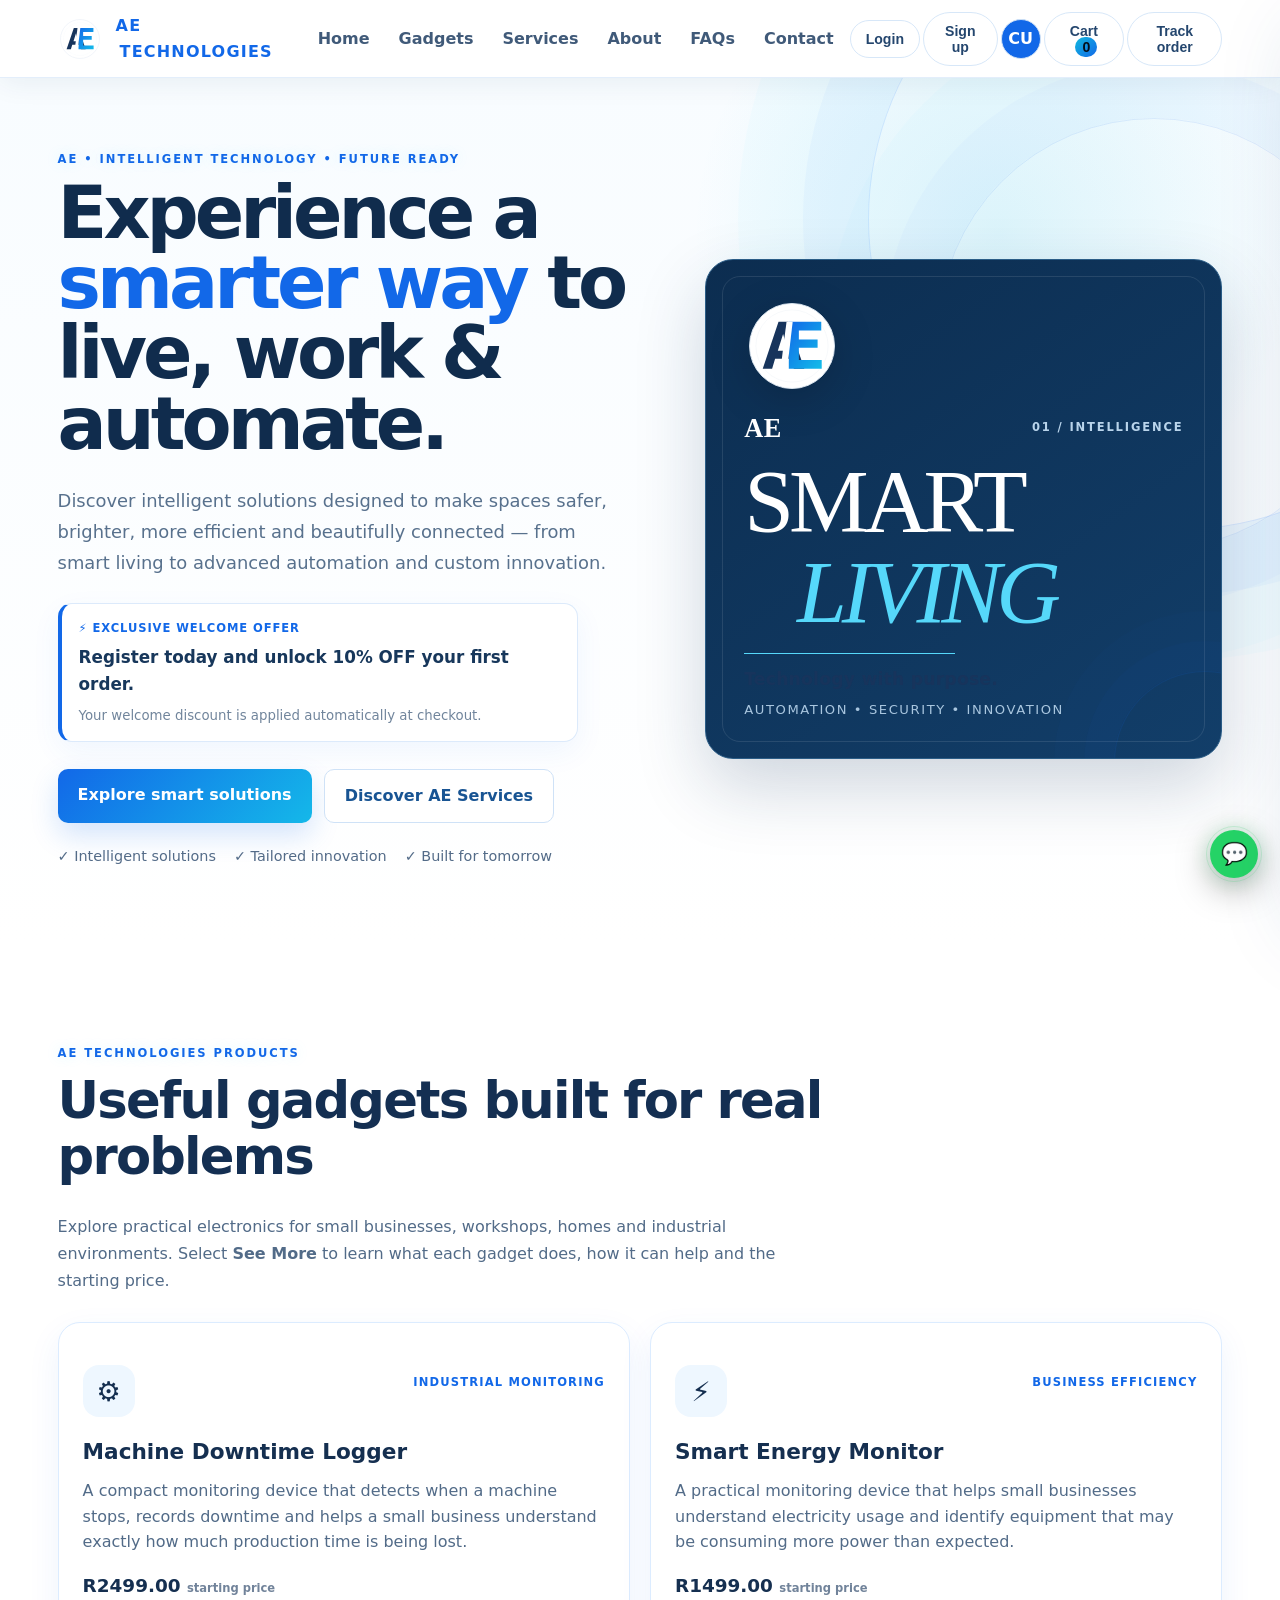
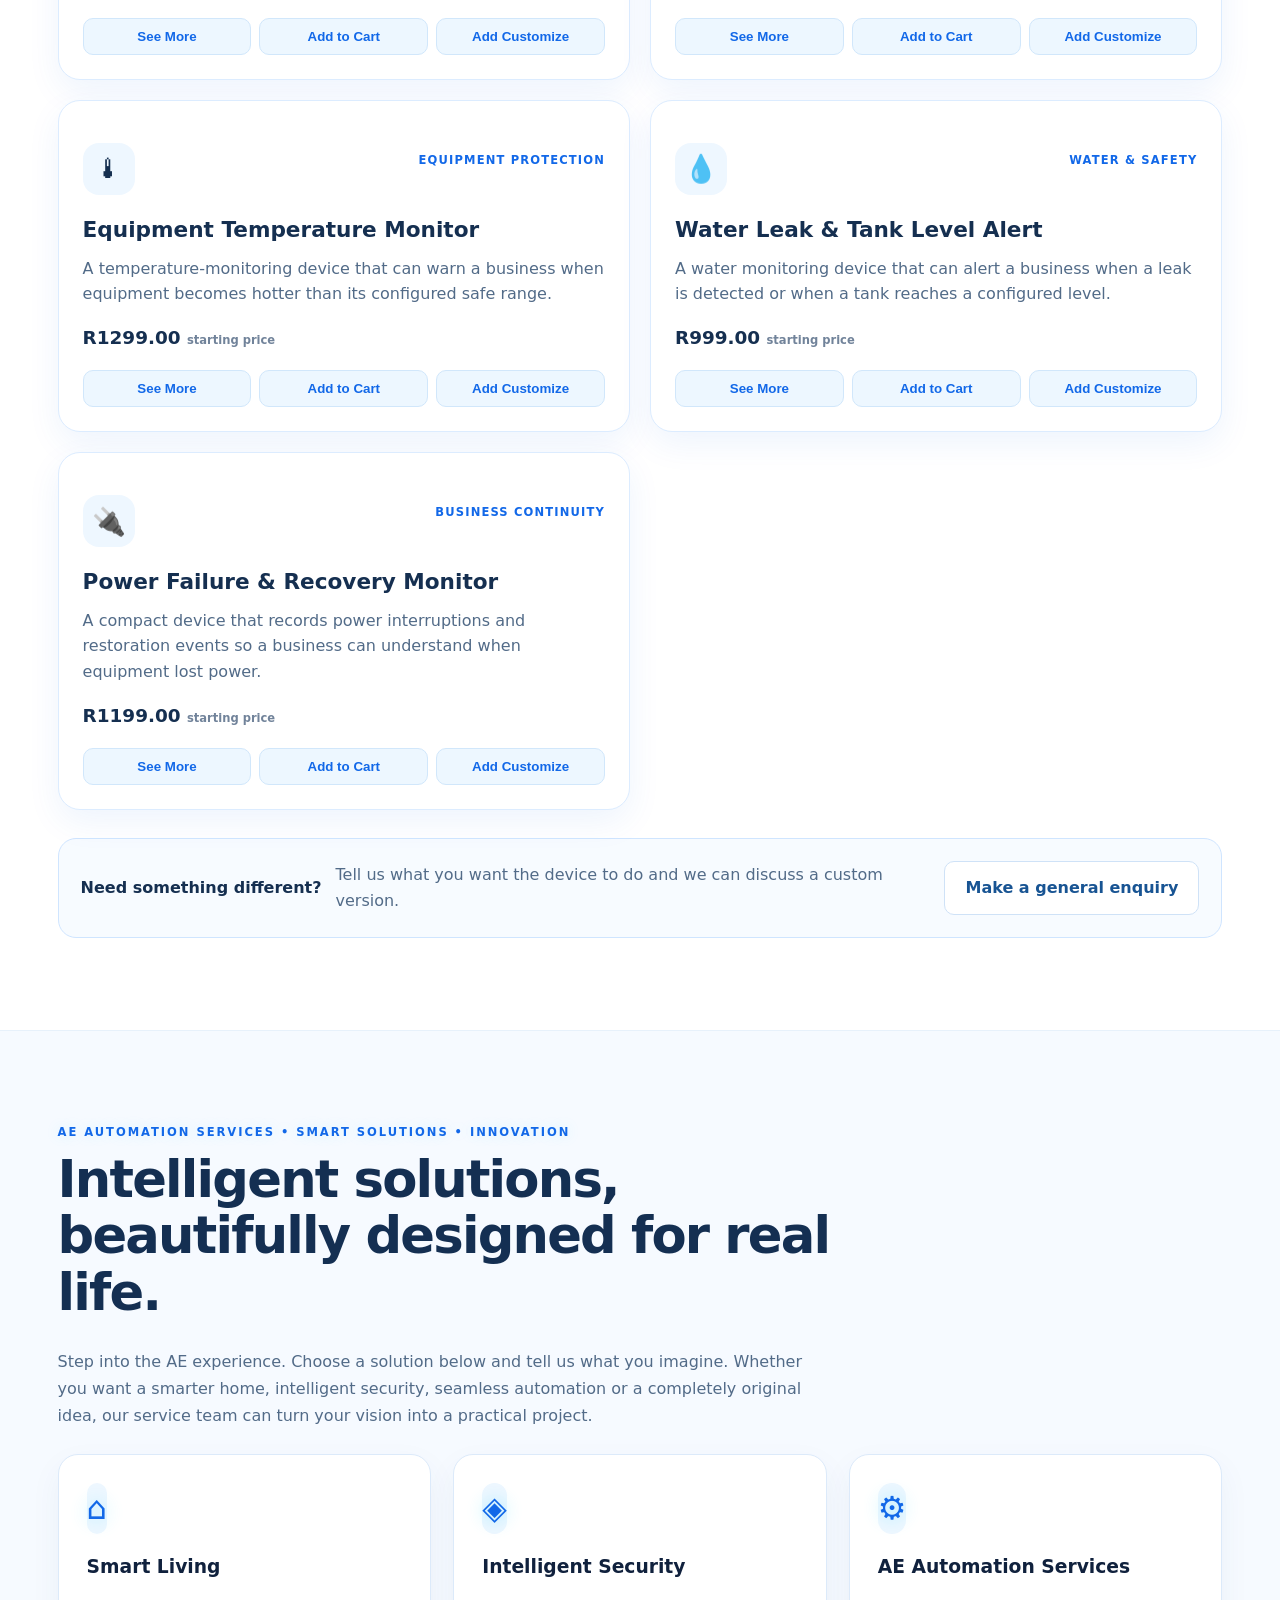
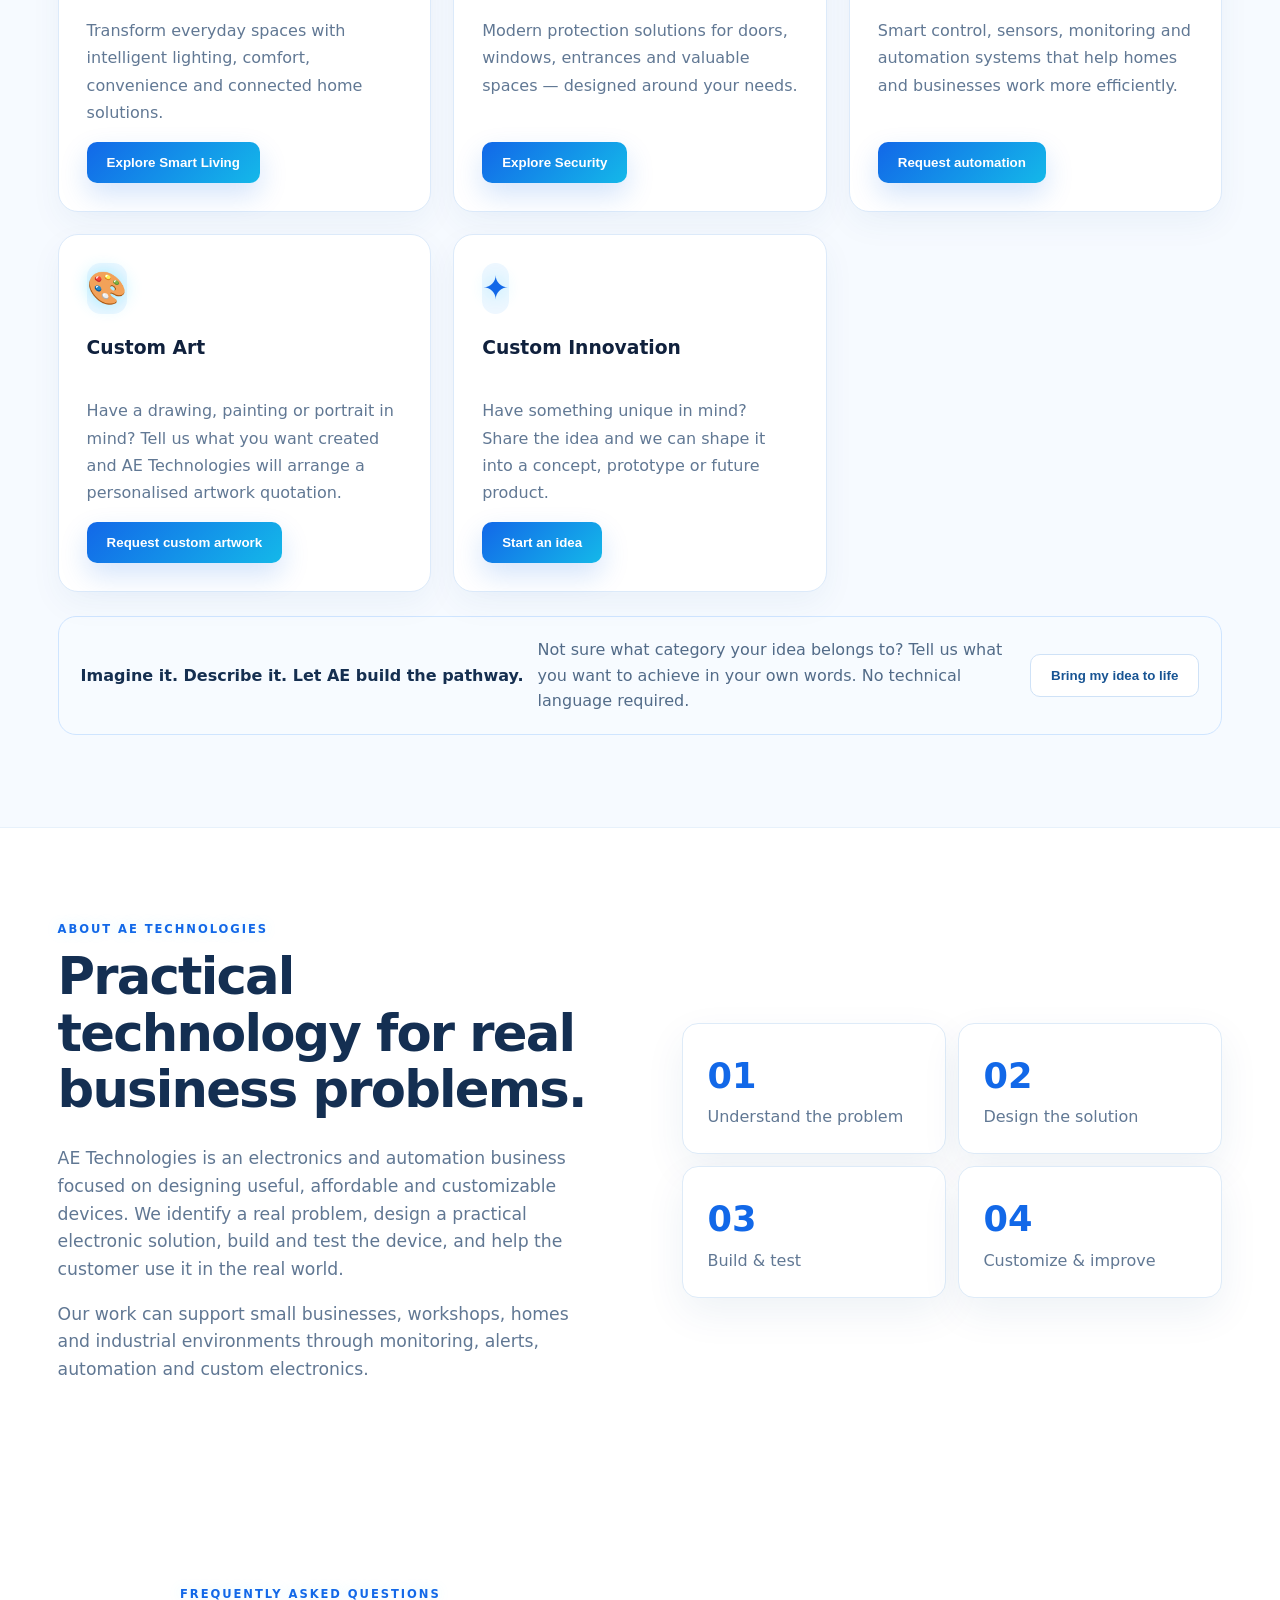
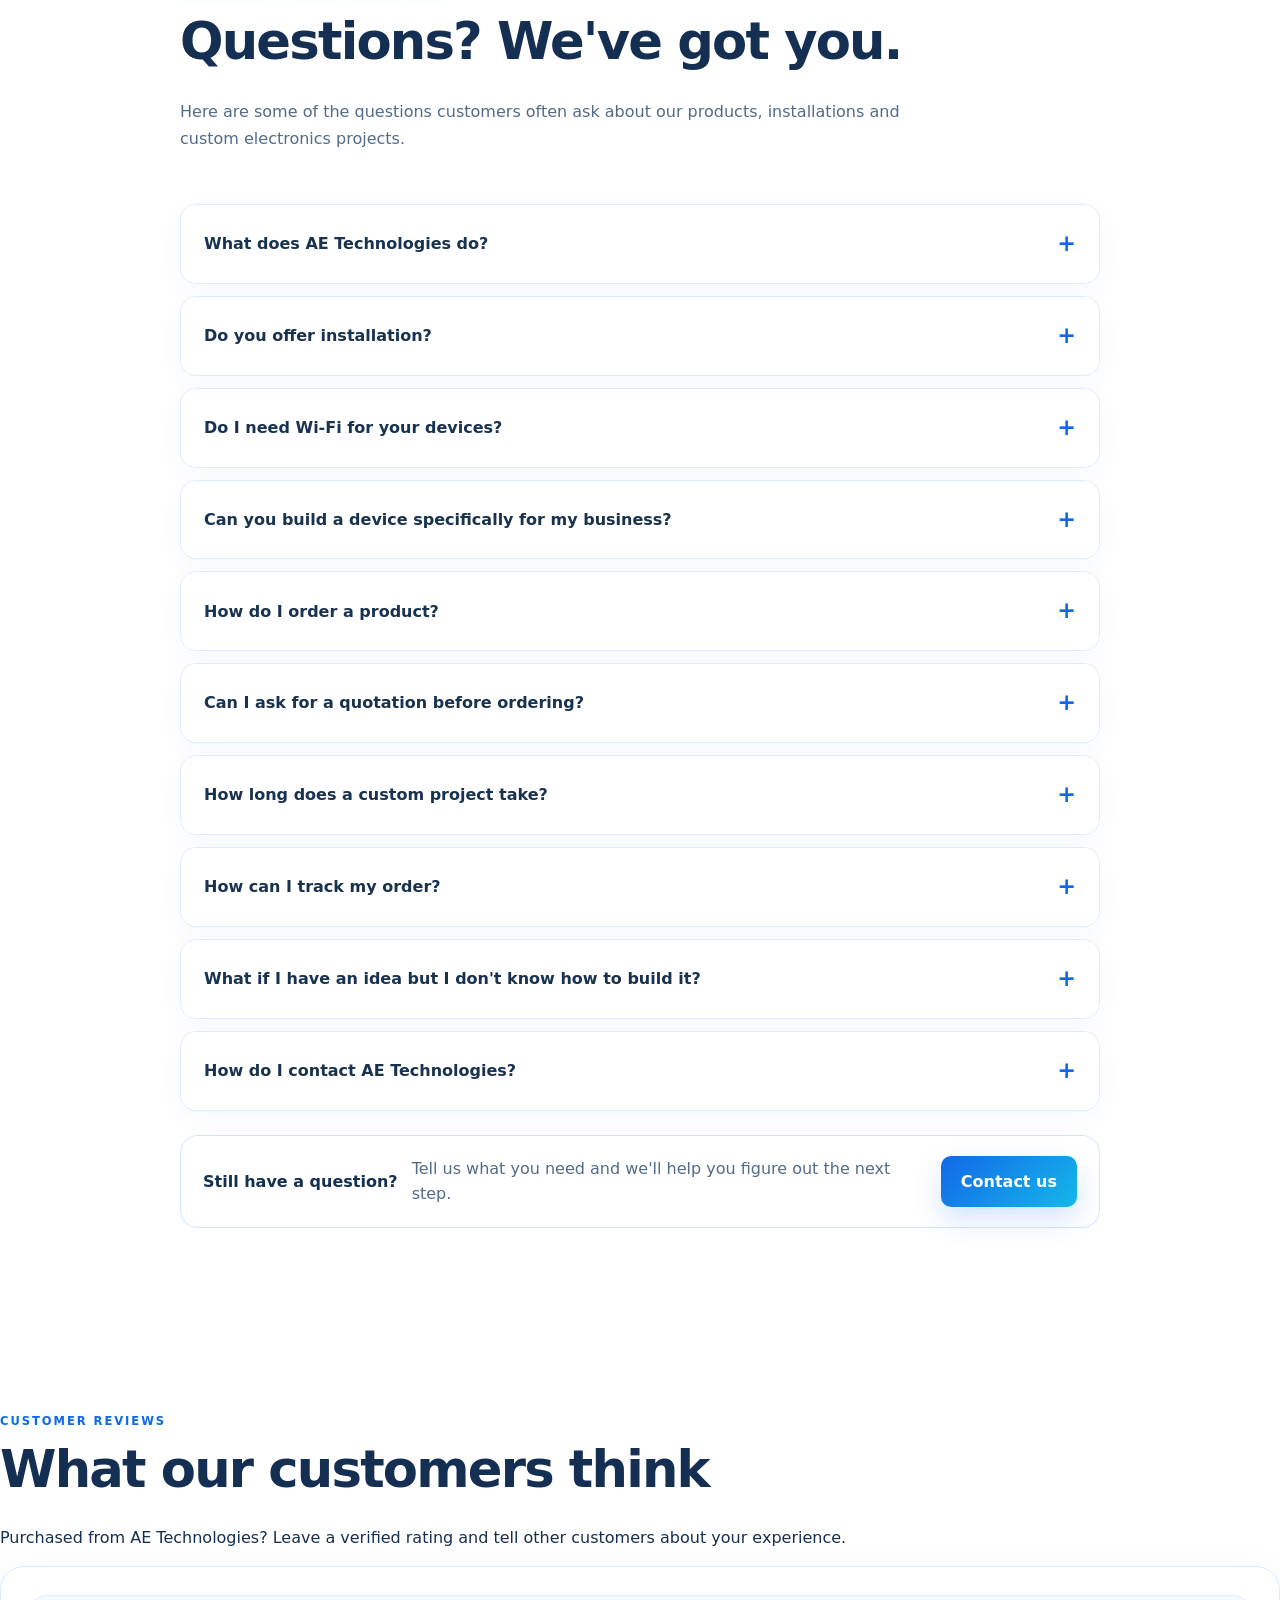
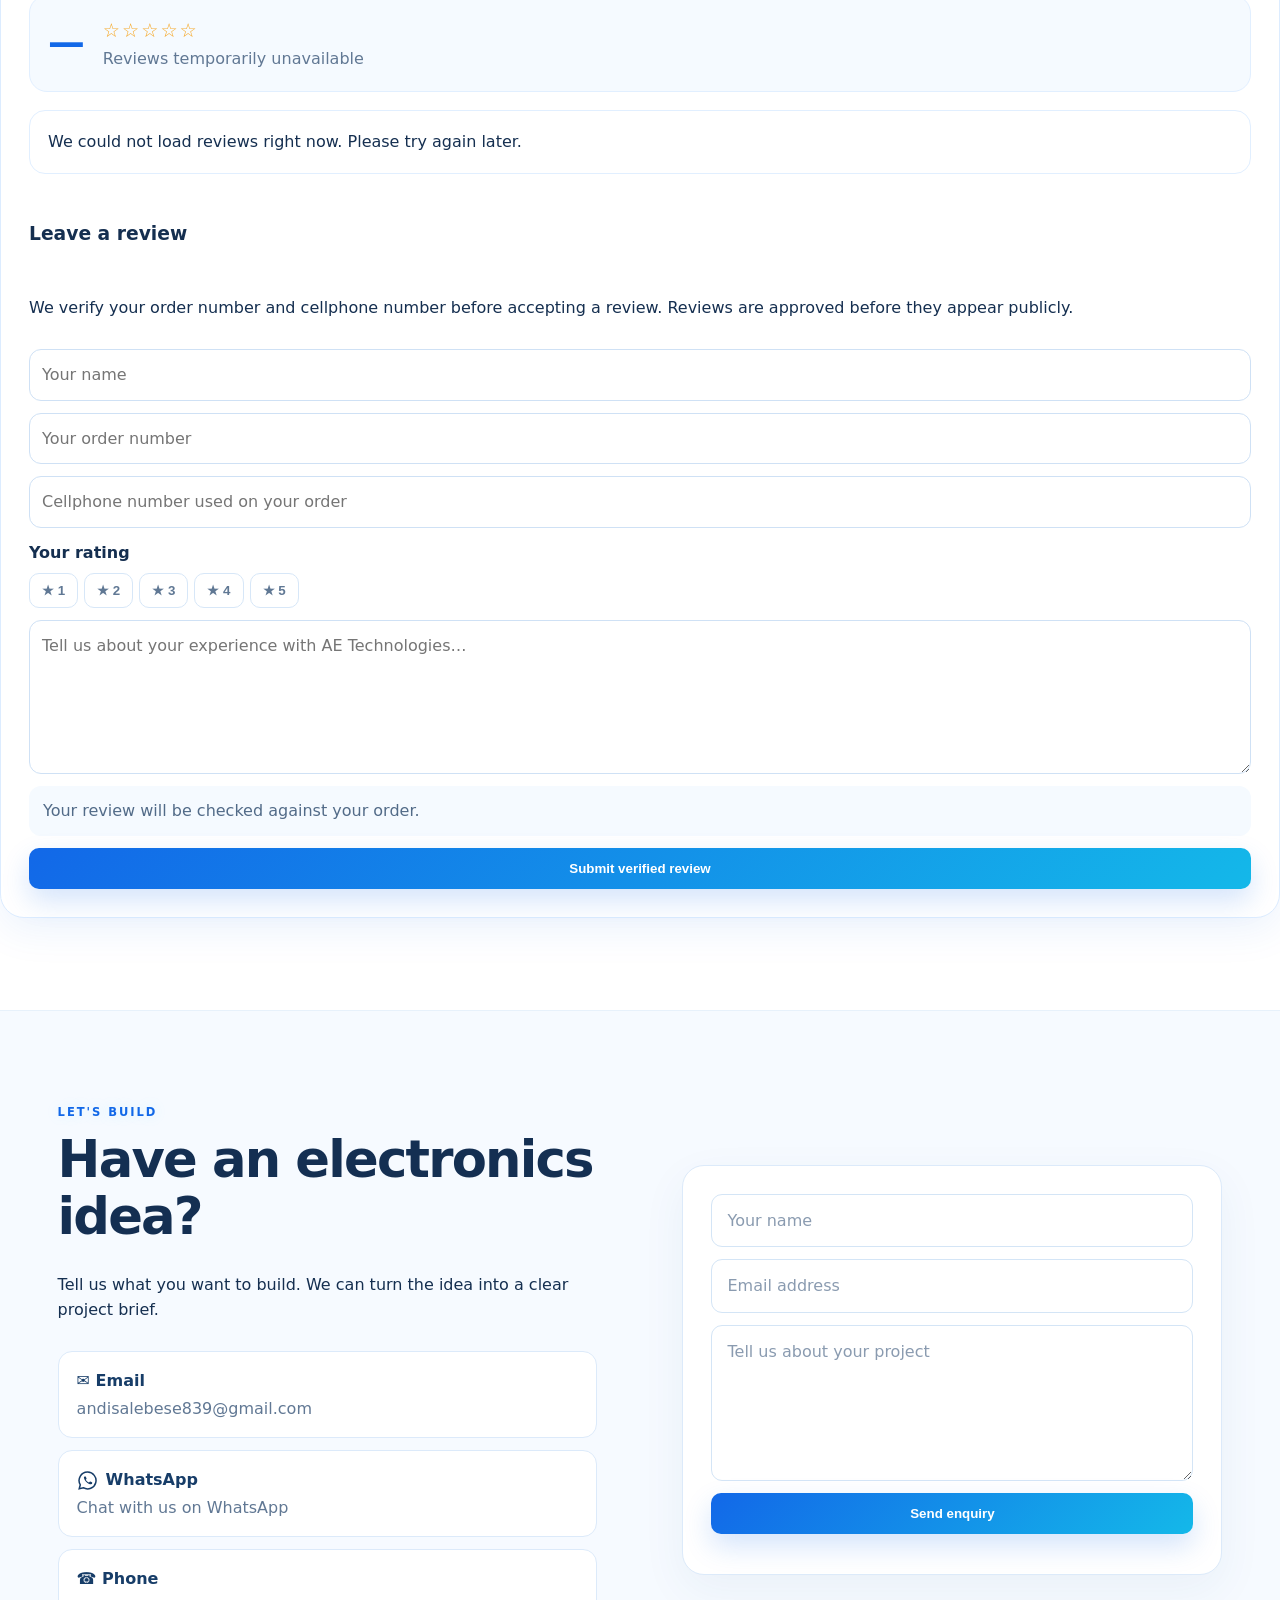
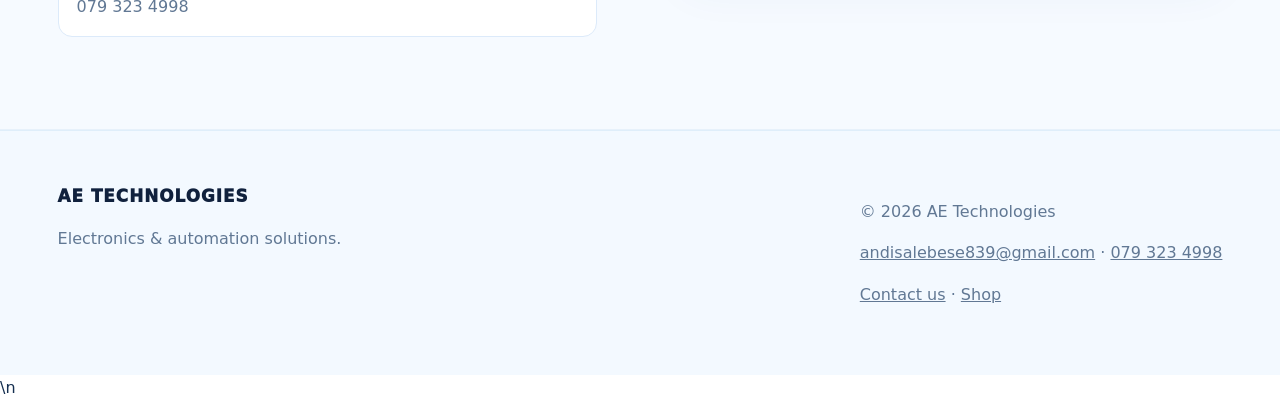
<file: index.html>
<!doctype html>
<html lang="en">
<head>
  <meta charset="UTF-8">
  <meta name="viewport" content="width=device-width, initial-scale=1.0">
  <title>AE Technologies | Smart Electronics & Business Solutions South Africa</title>
  <meta name="description" content="AE Technologies provides practical smart electronics and business solutions in South Africa, including machine downtime monitoring, energy monitoring, equipment temperature monitoring, water alerts and power-failure monitoring.">
  <meta name="robots" content="index, follow, max-image-preview:large">
  <meta name="google-site-verification" content="7Py_DwdqdRXbnO7nINkFN90CGLYlqG0MR4mzG4XZBLc" />
  <link rel="canonical" href="https://andisalebese839-web.github.io/ANDIELECTRONICS/">
  <link rel="icon" type="image/svg+xml" href="logo.svg">
  <link rel="shortcut icon" href="logo.svg">
  <script type="application/ld+json">
  {
    "@context":"https://schema.org",
    "@type":"Organization",
    "name":"AE Technologies",
    "url":"https://andisalebese839-web.github.io/ANDIELECTRONICS/",
    "logo":"https://andisalebese839-web.github.io/ANDIELECTRONICS/logo.svg",
    "email":"andisalebese839@gmail.com",
    "telephone":"+27793234998",
    "description":"AE Technologies provides practical smart electronics and business solutions in South Africa, including machine downtime monitoring, energy monitoring, equipment temperature monitoring, water alerts and power-failure monitoring.",
    "areaServed":"ZA"
  }
  </script>
  <link rel="stylesheet" href="style.css?v=16">
<style>
.owner-modal{position:fixed;inset:0;background:rgba(7,13,25,.72);display:none;align-items:center;justify-content:center;padding:18px;z-index:1000}
.owner-modal.open{display:flex}.owner-card{width:min(1100px,100%);max-height:92vh;overflow:auto;background:#fff;border-radius:22px;padding:24px;box-shadow:0 24px 80px rgba(0,0,0,.25)}
.owner-card label{display:grid;gap:7px;font-weight:700;margin:12px 0}.owner-card input,.owner-card select{width:100%;box-sizing:border-box;padding:12px;border:1px solid #d8dee8;border-radius:10px;font:inherit}
.owner-note{color:#64748b}.owner-message{margin-top:14px;padding:12px;border-radius:10px}.owner-message:empty{display:none}.owner-message.error{background:#fee2e2;color:#991b1b}.owner-message.success{background:#dcfce7;color:#166534}.owner-message.info{background:#e0f2fe;color:#075985}
.owner-dashboard-head,.owner-order-head{display:flex;justify-content:space-between;gap:16px;align-items:center}.owner-actions{display:flex;gap:8px}.owner-quick-btn{border:1px solid #cfe5ff;background:#f7fbff;color:#1268e8;border-radius:10px;padding:9px 12px;font:inherit;font-weight:800;cursor:pointer}.owner-quick-btn:hover{background:#eef7ff}.owner-orders{display:grid;gap:14px;margin-top:16px}.owner-order{border:1px solid #e2e8f0;border-radius:16px;padding:18px}.owner-order-head small{display:block;color:#64748b;margin-top:4px}.owner-grid{display:grid;grid-template-columns:repeat(3,1fr);gap:10px;margin:16px 0}.owner-grid div{background:#f8fafc;padding:10px;border-radius:10px}.owner-grid small{display:block;color:#64748b;margin-bottom:4px}.owner-status{display:flex;gap:10px;align-items:center;margin-top:14px}.owner-status select{max-width:280px}.owner-modal .cart-head{margin-bottom:8px}
@media(max-width:720px){.owner-grid{grid-template-columns:1fr}.owner-dashboard-head,.owner-order-head{align-items:flex-start;flex-direction:column}.owner-status{align-items:stretch;flex-direction:column}.owner-status select{max-width:none}.owner-card{padding:16px}}
</style><style>.account-switch{display:flex;gap:8px;margin:0 0 18px}.account-tab{flex:1;border:1px solid #cfe1f5;background:#fff;color:#526b88;border-radius:10px;padding:11px;font:inherit;font-weight:800;cursor:pointer}.account-tab.active{background:#1268e8;border-color:#1268e8;color:#fff}</style><style>.site-review-box{background:#fff;border:1px solid #dcecff;border-radius:24px;padding:28px;box-shadow:0 12px 40px rgba(18,104,232,.08)}.site-review-summary{display:flex;align-items:center;gap:18px;padding:18px;border-radius:18px;background:#f5faff;border:1px solid #e1efff}.site-review-average{font-size:2.3rem;font-weight:900;color:#1268e8}.site-stars{color:#f5a623;letter-spacing:2px;font-size:1.2rem}.site-review-count{color:#617894}.site-review-list{display:grid;gap:12px;margin:18px 0}.site-review-card,.site-review-empty{padding:18px;border:1px solid #e1efff;border-radius:16px;background:#fff}.site-review-head{display:flex;justify-content:space-between;gap:12px}.site-review-card p{color:#526b88;line-height:1.6;white-space:pre-wrap}.site-review-form{display:grid;gap:12px;margin-top:26px}.site-review-form input,.site-review-form textarea{width:100%;box-sizing:border-box;padding:12px;border:1px solid #cfe1f5;border-radius:12px;font:inherit}.site-rating-picker{display:flex;gap:6px;flex-wrap:wrap;margin-top:8px}.site-rating-choice{border:1px solid #d7e7f8;background:#fff;border-radius:10px;padding:9px 12px;cursor:pointer;font-weight:800;color:#607894}.site-rating-choice.active{border-color:#f5a623;background:#fff8e8;color:#9a6500}.site-review-status{padding:12px 14px;border-radius:12px;background:#f5faff;color:#526b88}.site-review-status.success{background:#effcf5;color:#087443}.site-review-status.error{background:#fff2f0;color:#b42318}</style><style>
.service-intro{max-width:760px;color:#526b88;line-height:1.7;margin:0 0 24px}
.service-action-card{display:flex;flex-direction:column;align-items:flex-start}
.service-action-card .btn{margin-top:auto}
.service-cta{margin-top:24px;padding:20px 22px;border:1px solid #cfe5ff;border-radius:18px;background:#f7fbff;display:flex;align-items:center;gap:14px;flex-wrap:wrap}
.service-cta span{color:#526b88;flex:1 1 300px}.ai-badge{display:inline-block;margin:12px auto 0;padding:7px 12px;border:1px solid #b9ddff;border-radius:999px;background:#f2f9ff;color:#1268e8;font-size:.72rem;font-weight:900;letter-spacing:.12em}.service-action-card{min-height:260px}
.service-request-modal{position:fixed;inset:0;background:rgba(7,13,25,.72);display:none;align-items:center;justify-content:center;padding:18px;z-index:1100}
.service-request-modal.open{display:flex}
.service-request-card{width:min(720px,100%);max-height:92vh;overflow:auto;background:#fff;border-radius:24px;padding:26px;box-shadow:0 24px 80px rgba(0,0,0,.28)}
.service-request-intro{color:#526b88;line-height:1.6}
.service-request-form{display:grid;gap:13px}
.service-request-form label{display:grid;gap:7px;font-weight:700}
.service-request-form label span{font-weight:400;color:#64748b}
.service-request-form input,.service-request-form select,.service-request-form textarea{width:100%;box-sizing:border-box;padding:12px 13px;border:1px solid #cfe1f5;border-radius:12px;font:inherit;background:#fff}
.service-request-form textarea{resize:vertical}
.service-request-status{padding:12px 14px;border-radius:12px;background:#f5faff;color:#526b88}
.service-request-status.success{background:#effcf5;color:#087443}
.service-request-status.error{background:#fff2f0;color:#b42318}
@media(max-width:720px){.service-request-card{padding:18px}.service-cta{align-items:flex-start;flex-direction:column}}
</style>
<style>
.product-details-modal{position:fixed;inset:0;background:rgba(7,13,25,.72);display:none;align-items:center;justify-content:center;padding:18px;z-index:1050}
.product-details-modal.open{display:flex}
.product-details-card{width:min(820px,100%);max-height:92vh;overflow:auto;background:#fff;border-radius:24px;padding:28px;box-shadow:0 24px 80px rgba(0,0,0,.28)}
.product-details-card .cart-head{display:flex;justify-content:space-between;align-items:flex-start;gap:16px;margin-bottom:12px}
.product-details-card .cart-head button{border:0;background:transparent;font-size:2rem;cursor:pointer;line-height:1}
.product-detail-top{display:grid;grid-template-columns:minmax(220px,340px) 1fr;gap:24px;align-items:center}
.product-detail-image img{width:100%;aspect-ratio:4/3;object-fit:cover;border-radius:18px;background:#eef6ff}
.product-detail-price{font-size:2rem;font-weight:900;margin:8px 0 2px;color:#1268e8}
.product-detail-install{color:#64748b;margin-top:0}
.product-details-card h3{margin-top:24px;margin-bottom:8px}
.product-details-card p{line-height:1.65;color:#526b88}
.product-benefits{display:grid;gap:10px;padding-left:0;list-style:none;color:#334155}
.product-detail-actions{display:flex;gap:10px;flex-wrap:wrap;margin-top:26px}
@media(max-width:720px){.product-details-card{padding:18px}.product-detail-top{grid-template-columns:1fr}.product-detail-actions .btn{width:100%;box-sizing:border-box;text-align:center}}
</style><style>
.faq-section{background:#f7fbff}
.faq-wrap{max-width:900px;margin:0 auto}
.faq-list{display:grid;gap:12px;margin-top:28px}
.faq-item{background:#fff;border:1px solid #dcecff;border-radius:16px;overflow:hidden;box-shadow:0 8px 24px rgba(18,104,232,.05)}
.faq-question{width:100%;border:0;background:#fff;padding:20px 22px;display:flex;align-items:center;justify-content:space-between;gap:18px;text-align:left;font:inherit;font-weight:800;color:#18324f;cursor:pointer}
.faq-question:hover{background:#f8fbff}
.faq-icon{font-size:1.4rem;color:#1268e8;transition:transform .2s ease;flex:none}
.faq-item.open .faq-icon{transform:rotate(45deg)}
.faq-answer{display:grid;grid-template-rows:0fr;transition:grid-template-rows .25s ease}
.faq-answer-inner{overflow:hidden;color:#526b88;line-height:1.7;padding:0 22px}
.faq-item.open .faq-answer{grid-template-rows:1fr}
.faq-item.open .faq-answer-inner{padding-bottom:20px}
.faq-cta{margin-top:24px;padding:20px 22px;border:1px solid #cfe5ff;border-radius:18px;background:#fff;display:flex;align-items:center;gap:14px;flex-wrap:wrap}
.faq-cta span{color:#526b88;flex:1 1 300px}
@media(max-width:720px){.faq-question{padding:17px}.faq-answer-inner{padding-left:17px;padding-right:17px}.faq-item.open .faq-answer-inner{padding-bottom:17px}.faq-cta{align-items:flex-start;flex-direction:column}}
</style><style>
.payment-instructions{margin-top:8px;padding:18px;border:1px solid #cfe5ff;border-radius:16px;background:#f7fbff}
.payment-instructions h3{margin:4px 0 8px}.payment-instructions p{color:#526b88;line-height:1.55}
.bank-details{display:grid;grid-template-columns:repeat(2,minmax(0,1fr));gap:10px;margin:14px 0}
.bank-details div{padding:10px 12px;background:#fff;border:1px solid #e1efff;border-radius:10px}
.bank-details span{display:block;color:#64748b;font-size:.82rem;margin-bottom:3px}.bank-details strong{word-break:break-word}
.payment-warning{font-size:.9rem;margin-bottom:0}.field-help{display:block;color:#64748b;font-size:.85rem;font-weight:400}
.checkout-form input[type=file]{padding:10px;background:#fff}
@media(max-width:720px){.bank-details{grid-template-columns:1fr}}
</style><style>.whatsapp-contact-label{display:inline-flex;align-items:center;gap:8px}.whatsapp-logo{width:21px;height:21px;display:inline-block;flex:none}</style><style>.payment-proof-options{margin-top:14px;padding:14px;border:1px solid #e1efff;border-radius:12px;background:#fff;display:grid;gap:8px}.payment-proof-options>span{color:#64748b;font-size:.9rem;line-height:1.5}.payment-proof-buttons{display:flex;gap:8px;flex-wrap:wrap}@media(max-width:720px){.payment-proof-buttons .small-btn{width:100%;box-sizing:border-box;text-align:center}}</style><style>
.account-area{position:relative;display:inline-flex;align-items:center}.account-avatar{width:40px;height:40px;border-radius:50%;border:1px solid #cfe1f5;background:#1268e8;color:#fff;font:inherit;font-weight:900;cursor:pointer;display:inline-flex;align-items:center;justify-content:center}.account-avatar:hover{filter:brightness(.96)}.account-popover{position:absolute;right:0;top:calc(100% + 10px);z-index:1200;width:220px;padding:14px;background:#fff;border:1px solid #dcecff;border-radius:14px;box-shadow:0 16px 40px rgba(7,13,25,.15);display:grid;gap:7px}.account-popover span{color:#64748b;font-size:.85rem;overflow:hidden;text-overflow:ellipsis}.account-popover button{margin-top:5px;border:1px solid #d8e4f2;background:#f8fbff;border-radius:9px;padding:9px;font:inherit;font-weight:800;cursor:pointer}.account-popover button:hover{background:#eef6ff}@media(max-width:720px){.account-popover{right:auto;left:0}}
</style><style>
/* CUSTOMER ACCOUNT DASHBOARD */
.account-dashboard-card{width:min(760px,100%)!important}
.account-dashboard-grid{display:grid;gap:18px}
.account-profile-panel{display:flex;align-items:center;gap:15px;padding:18px;background:#f5faff;border:1px solid #dceafa;border-radius:18px}
.account-profile-panel strong{display:block;color:#17375b;font-size:1.15rem}.account-profile-panel span,.account-profile-panel small{display:block;color:#647b96;margin-top:3px}
.account-menu-grid{display:grid;grid-template-columns:1fr 1fr;gap:12px}
.account-menu-card{border:1px solid #dceafa;background:#fff;border-radius:16px;padding:18px;text-align:left;cursor:pointer;display:grid;gap:6px;transition:.18s ease}
.account-menu-card:hover{border-color:#9bc9ff;box-shadow:0 10px 25px rgba(18,104,232,.08);transform:translateY(-2px)}
.account-menu-card strong{color:#17375b;font-size:1rem}.account-menu-card small{color:#647b96;line-height:1.45}.account-menu-icon{font-size:1.35rem;color:#1268e8;font-weight:900}
.account-subhead{display:flex;justify-content:space-between;align-items:center;margin-bottom:10px;color:#17375b}
@media(max-width:600px){.account-menu-grid{grid-template-columns:1fr}.account-dashboard-card{padding:18px!important}}
</style></head>
<body>
<header class="site-header">
  <div class="container nav">
    <a class="brand" href="#home"><img class="brand-logo" src="logo.svg" alt="AE AE Technologies logo"><span class="brand-name">AE <span>TECHNOLOGIES</span></span></a>
    <button class="menu-btn" id="menuBtn" aria-label="Open menu">☰</button>
    <nav id="navLinks">
      <a href="#home">Home</a><a href="#shop">Shop</a><a href="#services">Services</a><a href="#about">About</a><a href="#faq">FAQs</a><a href="#contact">Contact</a>
      <button class="account-btn" id="loginBtn" type="button">Login</button><button class="account-btn" id="signupBtn" type="button">Sign up</button><div class="account-area"><button class="account-avatar" id="accountAvatar" type="button" hidden aria-label="Open customer account"><span id="accountAvatarInitials">AE</span></button></div><button class="cart-btn" id="cartBtn">Cart <span id="cartCount">0</span></button><button class="track-btn" id="trackBtn">Track order</button><button class="owner-quick-btn" id="ownerQuickBtn" type="button" hidden>Admin</button>
    </nav>
  </div>
</header>

<main>
<section id="home" class="hero">
  <div class="container hero-grid">
    <div>
      <p class="eyebrow">AE • INTELLIGENT TECHNOLOGY • FUTURE READY</p>
      <h1>Experience a <span>smarter way</span> to live, work & automate.</h1>
      <p class="hero-text">Discover intelligent solutions designed to make spaces safer, brighter, more efficient and beautifully connected — from smart living to advanced automation and custom innovation.</p>
      <div class="welcome-offer"><span>⚡ EXCLUSIVE WELCOME OFFER</span><strong>Register today and unlock 10% OFF your first order.</strong><small>Your welcome discount is applied automatically at checkout.</small></div>
      <div class="hero-actions"><a class="btn primary" href="#shop">Explore smart solutions</a><a class="btn ghost" href="#services">Discover AE Services</a></div>
      <div class="trust"><span>✓ Intelligent solutions</span><span>✓ Tailored innovation</span><span>✓ Built for tomorrow</span></div>
    </div>
    <div class="hero-card hero-type">
      <div class="hero-logo-mark"><img src="logo.svg" alt="AE AE Technologies logo"></div><div class="hero-type-top"><span>AE</span><span>01 / INTELLIGENCE</span></div>
      <div class="hero-type-word">SMART</div>
      <div class="hero-type-word accent">LIVING</div>
      <div class="hero-type-line"></div>
      <div class="hero-type-bottom">
        <strong>Technology with purpose.</strong>
        <p>Automation • Security • Innovation</p>
      </div>
    </div>
  </div>
</section>

<section id="shop" class="section">
  <div class="container">
    <div class="section-head"><div><p class="eyebrow">AE TECHNOLOGIES SHOP</p><h2>Practical technology for small business problems</h2></div><input id="search" class="search" type="search" placeholder="Search our products..."></div>
    <div class="chips" id="categories"></div>
    <div class="product-grid" id="productGrid"></div>
  </div>
</section>

<section id="services" class="section muted">
  <div class="container">
    <p class="eyebrow">AE AUTOMATION SERVICES • SMART SOLUTIONS • INNOVATION</p>
    <h2>Intelligent solutions, beautifully designed for real life.</h2>
    <p class="service-intro">Step into the AE experience. Choose a solution below and tell us what you imagine. Whether you want a smarter home, intelligent security, seamless automation or a completely original idea, our service team can turn your vision into a practical project.</p>
    <div class="service-grid">
      <article class="service-action-card">
        <div class="icon">⌂</div><h3>Smart Living</h3>
        <p>Transform everyday spaces with intelligent lighting, comfort, convenience and connected home solutions.</p>
        <button class="btn primary service-request-btn" type="button" data-service="Smart Living">Explore Smart Living</button>
      </article>
      <article class="service-action-card">
        <div class="icon">◈</div><h3>Intelligent Security</h3>
        <p>Modern protection solutions for doors, windows, entrances and valuable spaces — designed around your needs.</p>
        <button class="btn primary service-request-btn" type="button" data-service="Intelligent Security">Explore Security</button>
      </article>
      <article class="service-action-card">
        <div class="icon">⚙</div><h3>AE Automation Services</h3>
        <p>Smart control, sensors, monitoring and automation systems that help homes and businesses work more efficiently.</p>
        <button class="btn primary service-request-btn" type="button" data-service="AE Automation Services">Request automation</button>
      </article>
      <article class="service-action-card">
        <div class="icon">🎨</div><h3>Custom Art</h3>
        <p>Have a drawing, painting or portrait in mind? Tell us what you want created and AE Technologies will arrange a personalised artwork quotation.</p>
        <button class="btn primary" type="button" onclick="openCustomArtRequest()">Request custom artwork</button>
      </article>
      <article class="service-action-card">
        <div class="icon">✦</div><h3>Custom Innovation</h3>
        <p>Have something unique in mind? Share the idea and we can shape it into a concept, prototype or future product.</p>
        <button class="btn primary service-request-btn" type="button" data-service="Custom Innovation">Start an idea</button>
      </article>
    </div>
    <div class="service-cta">
      <strong>Imagine it. Describe it. Let AE build the pathway.</strong>
      <span>Not sure what category your idea belongs to? Tell us what you want to achieve in your own words. No technical language required.</span>
      <button class="btn ghost service-request-btn" type="button" data-service="Custom Innovation">Bring my idea to life</button>
    </div>
  </div>
</section>

<section id="about" class="section">
  <div class="container about-grid">
    <div><p class="eyebrow">ABOUT AE TECHNOLOGIES</p><h2>Technology made practical.</h2><p>AE Technologies is focused on accessible electronics, automation and useful products. The goal is simple: understand the problem first, then build technology that makes the solution easier.</p></div>
    <div class="stats"><div><strong>01</strong><span>Understand</span></div><div><strong>02</strong><span>Design</span></div><div><strong>03</strong><span>Build</span></div><div><strong>04</strong><span>Improve</span></div></div>
  </div>
</section>

<section id="faq" class="section faq-section">
  <div class="container faq-wrap">
    <div class="section-head">
      <div>
        <p class="eyebrow">FREQUENTLY ASKED QUESTIONS</p>
        <h2>Questions? We've got you.</h2>
        <p class="service-intro">Here are some of the questions customers often ask about our products, installations and custom electronics projects.</p>
      </div>
    </div>
    <div class="faq-list">
      <article class="faq-item">
        <button class="faq-question" type="button" aria-expanded="false">What does AE Technologies do?<span class="faq-icon">+</span></button>
        <div class="faq-answer"><div class="faq-answer-inner">AE Technologies designs practical electronics, monitoring devices, automation solutions and custom projects for homes and small businesses. We focus on solving a real problem first, then choosing the technology that fits it.</div></div>
      </article>
      <article class="faq-item">
        <button class="faq-question" type="button" aria-expanded="false">Do you offer installation?<span class="faq-icon">+</span></button>
        <div class="faq-answer"><div class="faq-answer-inner">Yes. Selected products have an installation option with a separate installation price shown on the product card. If your project is custom, we can discuss the installation requirements before giving you a quotation.</div></div>
      </article>
      <article class="faq-item">
        <button class="faq-question" type="button" aria-expanded="false">Do I need Wi-Fi for your devices?<span class="faq-icon">+</span></button>
        <div class="faq-answer"><div class="faq-answer-inner">It depends on the product. Some monitoring devices can work without Wi-Fi, while connected solutions may use Wi-Fi or another communication method. We will explain the requirements for the specific solution you choose.</div></div>
      </article>
      <article class="faq-item">
        <button class="faq-question" type="button" aria-expanded="false">Can you build a device specifically for my business?<span class="faq-icon">+</span></button>
        <div class="faq-answer"><div class="faq-answer-inner">Yes. Our Custom Innovation service is for ideas that do not fit a standard product. Tell us what problem you are experiencing, what you want the device to do and where it will be used. You do not need to know the technical terms.</div></div>
      </article>
      <article class="faq-item">
        <button class="faq-question" type="button" aria-expanded="false">How do I order a product?<span class="faq-icon">+</span></button>
        <div class="faq-answer"><div class="faq-answer-inner">Choose a product, read the details, then add it to your cart or make an inquiry. At checkout, provide your customer and delivery details and follow the available payment instructions.</div></div>
      </article>
      <article class="faq-item">
        <button class="faq-question" type="button" aria-expanded="false">Can I ask for a quotation before ordering?<span class="faq-icon">+</span></button>
        <div class="faq-answer"><div class="faq-answer-inner">Absolutely. Use the Make an Inquiry option on a product or contact us with your requirements. This is especially useful for multiple units, custom features, installations or business projects.</div></div>
      </article>
      <article class="faq-item">
        <button class="faq-question" type="button" aria-expanded="false">How long does a custom project take?<span class="faq-icon">+</span></button>
        <div class="faq-answer"><div class="faq-answer-inner">The timeline depends on the complexity of the project, the components required and whether a prototype is needed. After reviewing your idea, we can discuss the expected development and installation timeline.</div></div>
      </article>
      <article class="faq-item">
        <button class="faq-question" type="button" aria-expanded="false">How can I track my order?<span class="faq-icon">+</span></button>
        <div class="faq-answer"><div class="faq-answer-inner">After placing an order, you receive a unique order number. You can use the Track order option on the website to check the status of your order.</div></div>
      </article>
      <article class="faq-item">
        <button class="faq-question" type="button" aria-expanded="false">What if I have an idea but I don't know how to build it?<span class="faq-icon">+</span></button>
        <div class="faq-answer"><div class="faq-answer-inner">That is exactly what our Custom Innovation service is for. Describe the problem or the result you want in normal language. We can help turn the idea into a clearer project concept and identify the electronics needed.</div></div>
      </article>
      <article class="faq-item">
        <button class="faq-question" type="button" aria-expanded="false">How do I contact AE Technologies?<span class="faq-icon">+</span></button>
        <div class="faq-answer"><div class="faq-answer-inner">You can contact us by email, WhatsApp or phone using the details in the Contact section. You can also submit a project enquiry directly through the website.</div></div>
      </article>
    </div>
    <div class="faq-cta">
      <strong>Still have a question?</strong>
      <span>Tell us what you need and we'll help you figure out the next step.</span>
      <a class="btn primary" href="#contact">Contact us</a>
    </div>
  </div>
</section>

<section id="reviews" class="section">
  <div class="section-heading"><p class="eyebrow">CUSTOMER REVIEWS</p><h2>What our customers think</h2><p>Purchased from AE Technologies? Leave a verified rating and tell other customers about your experience.</p></div>
  <div class="site-review-box">
    <div class="site-review-summary"><div class="site-review-average" id="siteReviewAverage">—</div><div><div class="site-stars" id="siteReviewStars">☆☆☆☆☆</div><div class="site-review-count" id="siteReviewCount">Loading reviews…</div></div></div>
    <div class="site-review-list" id="siteReviewList"><div class="site-review-empty">Loading customer reviews…</div></div>
    <form id="siteReviewForm" class="site-review-form">
      <h3>Leave a review</h3>
      <p>We verify your order number and cellphone number before accepting a review. Reviews are approved before they appear publicly.</p>
      <input id="siteReviewName" type="text" placeholder="Your name" required>
      <input id="siteReviewOrder" type="text" placeholder="Your order number" required>
      <input id="siteReviewPhone" type="tel" placeholder="Cellphone number used on your order" required>
      <div><strong>Your rating</strong><div class="site-rating-picker">
        <button type="button" class="site-rating-choice" data-rating="1">★ 1</button><button type="button" class="site-rating-choice" data-rating="2">★ 2</button><button type="button" class="site-rating-choice" data-rating="3">★ 3</button><button type="button" class="site-rating-choice" data-rating="4">★ 4</button><button type="button" class="site-rating-choice" data-rating="5">★ 5</button>
      </div><input id="siteReviewRating" type="hidden"></div>
      <textarea id="siteReviewText" rows="5" placeholder="Tell us about your experience with AE Technologies…" required minlength="5"></textarea>
      <div id="siteReviewStatus" class="site-review-status">Your review will be checked against your order.</div>
      <button class="btn primary" type="submit">Submit verified review</button>
    </form>
  </div>
</section>

<section id="contact" class="section muted">
  <div class="container contact-grid">
    <div>
      <p class="eyebrow">LET'S BUILD</p>
      <h2>Have an electronics idea?</h2>
      <p>Tell us what you want to build. We can turn the idea into a clear project brief.</p>
      <div class="contact-details">
        <a href="mailto:andisalebese839@gmail.com"><strong>✉ Email</strong><span>andisalebese839@gmail.com</span></a>
        <a href="https://wa.me/27793234998?text=Hello%20Andi%20Electronics%2C%20I%20would%20like%20to%20make%20an%20enquiry." target="_blank" rel="noopener" aria-label="Chat with AE Technologies on WhatsApp"><strong class="whatsapp-contact-label"><svg class="whatsapp-logo" viewBox="0 0 32 32" aria-hidden="true" focusable="false"><path d="M16 3.2A12.8 12.8 0 0 0 5 22.55L3.4 28.6l6.2-1.62A12.8 12.8 0 1 0 16 3.2Z" fill="none" stroke="currentColor" stroke-width="2.3"/><path d="M11.1 10.2c.35-.45.75-.48 1.2-.48h.55c.3 0 .52.16.65.5l1.02 2.55c.14.36.1.62-.13.9l-.68.8c-.16.2-.18.4-.06.62.5.9 1.15 1.65 1.9 2.3.75.65 1.62 1.15 2.55 1.5.22.08.4.02.56-.16l.82-.96c.22-.26.5-.34.83-.2l2.5 1.15c.36.16.48.4.4.77l-.2.9c-.1.48-.35.78-.8.98-.75.34-1.58.37-2.4.18-1.4-.33-2.85-1.1-4.35-2.3-1.5-1.2-2.72-2.58-3.65-4.12-.8-1.33-1.23-2.5-1.3-3.52-.06-.58.07-1.04.4-1.4Z" fill="currentColor"/></svg> WhatsApp</strong><span>Chat with us on WhatsApp</span></a>
        <a href="tel:+27793234998"><strong>☎ Phone</strong><span>079 323 4998</span></a>
      </div>
    </div>
    <form id="contactForm" class="contact-form" action="https://formspree.io/f/mnpndglk" method="POST">
      <input required name="name" placeholder="Your name">
      <input required type="email" name="email" placeholder="Email address">
      <textarea required name="message" rows="5" placeholder="Tell us about your project"></textarea>
      <button class="btn primary" type="submit">Send enquiry</button>
      <small id="formStatus"></small>
    </form>
  </div>
</section>
</main>

<a class="whatsapp-float" href="https://wa.me/27793234998?text=Hello%20Andi%20Electronics%2C%20I%20would%20like%20to%20make%20an%20enquiry." target="_blank" rel="noopener" aria-label="Chat with AE Technologies on WhatsApp">💬</a>

<footer><div class="container footer">
  <div><a class="brand" href="#home">ANDI<span>ELECTRONICS</span></a><p>Electronics & automation solutions.</p></div>
  <div><p>© <span id="year"></span> AE Technologies</p><p><a href="mailto:andisalebese839@gmail.com">andisalebese839@gmail.com</a> · <a href="tel:+27793234998">079 323 4998</a></p><p><a href="#contact">Contact us</a> · <a href="#shop">Shop</a></p></div>
</div></footer>

<aside class="cart-drawer" id="cartDrawer" aria-hidden="true">
  <div class="cart-head"><h2>Your cart</h2><button type="button" id="closeCart" aria-label="Close cart">×</button></div>
  <div id="cartItems"></div>
  <div class="cart-bottom">
    <div><span>Products</span><strong id="cartTotal">R0.00</strong></div>
    <button class="btn primary" id="checkoutBtn">Proceed to checkout</button>
  </div>
</aside>

<div class="checkout-modal" id="checkoutModal" aria-hidden="true">
  <div class="checkout-card">
    <div class="cart-head"><div><p class="eyebrow">ORDER REQUEST</p><h2>Checkout</h2></div><button type="button" id="closeCheckout" aria-label="Close checkout">×</button></div>
    <div id="checkoutSummary" class="checkout-summary"></div>
    <form id="checkoutForm" class="checkout-form" enctype="multipart/form-data">
      <input type="hidden" name="_subject" id="orderSubjectField" value="New AE Technologies Order Request">
      <input type="hidden" name="order_number" id="orderNumberField">
      <input type="hidden" name="order_items" id="orderItemsField">
      <input type="hidden" name="product_total" id="productTotalField">
      <input type="hidden" name="installation_total" id="installationTotalField">
      <input type="hidden" name="order_total" id="orderTotalField"><input type="hidden" name="discount_total" id="discountTotalField"><input type="hidden" name="tracking_link" id="trackingLinkField">
      <label>Customer name<input required name="customer_name" id="checkoutCustomerName" autocomplete="name" placeholder="Enter your full name"></label><label>Email address<input required type="email" name="email" id="checkoutEmail" autocomplete="email" placeholder="Enter your email address"><span class="field-help">We will use this email address for your order details and future order communication.</span></label><label>Customer cellphone<input required type="tel" name="customer_phone" id="checkoutCustomerPhone" autocomplete="tel" placeholder="Register first"></label><div id="accountCheckoutNote" class="account-checkout-note">Register first to unlock your 10% first-order discount.</div>
      <label>Fulfilment option<select required name="fulfilment_option" id="fulfilmentOption">
        <option value="collection">Collection — R0</option>
        <option value="delivery">Delivery</option>
      </select></label>
      <div id="deliveryAreaWrap" class="delivery-fields">
        <label>Province<select required name="delivery_province" id="deliveryProvince">
          <option value="">Select province</option>
          <option>Eastern Cape</option><option>Free State</option><option>Gauteng</option><option>KwaZulu-Natal</option><option>Limpopo</option><option>Mpumalanga</option><option>North West</option><option>Northern Cape</option><option>Western Cape</option>
        </select></label>
        <label>City / Town<select required name="delivery_city" id="deliveryCity" disabled><option value="">Select province first</option></select></label>
        <label>Suburb<input required name="delivery_suburb" id="deliverySuburb" autocomplete="address-level3" placeholder="Enter your suburb"></label>
        <input type="hidden" name="delivery_area" id="deliveryArea" value="">
      </div>
      <label>Delivery address / house number<input required name="customer_address" id="customerAddress" autocomplete="street-address" placeholder="Street, house/unit number"></label>
      <label>Order option<select required name="service_option" id="serviceOption">
        <option value="products_only">Products only</option>
        <option value="products_installation">Products + installation</option>
      </select></label>
      <div class="payment-instructions">
        <p class="eyebrow">PAYMENT BY EFT / BANK DEPOSIT</p>
        <h3>Pay directly to AE Technologies</h3>
        <p>After you make payment, send your proof of payment using WhatsApp or email. Your order will move to payment verification when we receive it.</p>
        <div class="bank-details">
          <div><span>Account holder</span><strong>AE Technologies</strong></div>
          <div><span>Bank</span><strong>Standard Bank</strong></div>
          <div><span>Account number</span><strong>0000010287902135</strong></div>
          <div><span>Account type</span><strong>Current</strong></div>
          <div><span>Branch code</span><strong>051001</strong></div>
          <div><span>Reference</span><strong>Your order number</strong></div>
        </div>
        <p class="payment-warning">Please check the banking details carefully before making payment. Your order will be processed after payment has been verified.</p>
      </div>
      <div class="payment-proof-options"><strong>How to send proof of payment</strong><span>After checkout, your order number will be shown. Send your payment confirmation with that order number.</span><div class="payment-proof-buttons"><a class="small-btn whatsapp-order" id="checkoutProofWhatsApp" target="_blank" rel="noopener" href="#">Send proof on WhatsApp</a><a class="small-btn" id="checkoutProofEmail" href="#">Send proof by email</a></div></div>
      <label>Additional instructions (optional)<textarea name="customer_notes" rows="4" placeholder="Anything we should know about your order?"></textarea></label>
      <div id="checkoutDiscountLine" class="checkout-discount-line" hidden><span>First-order discount (10%)</span><strong id="checkoutDiscount">-R0.00</strong></div><div class="checkout-total"><span>Estimated total</span><strong id="checkoutGrandTotal">R0.00</strong></div>
      <p class="checkout-note">Your unique order number will be created when you submit this request. Use it as your EFT/bank-deposit reference, then send your proof of payment to AE Technologies by WhatsApp or email.</p>
      <button class="btn primary" id="submitOrderBtn" type="submit">Send order request</button>
      <div id="checkoutStatus" class="checkout-status" role="status" aria-live="polite"></div>
      <div id="orderConfirmation" class="order-confirmation" hidden></div>
    </form>
  </div>
</div>
<div class="overlay" id="overlay"></div>
<div class="account-modal" id="accountModal" aria-hidden="true"><div class="account-card account-dashboard-card"><div class="cart-head"><div><p class="eyebrow">AE TECHNOLOGIES ACCOUNT</p><h2 id="accountTitle">Your account</h2></div><button type="button" id="closeAccount" aria-label="Close account">×</button></div><div id="accountDashboard" hidden></div><div id="accountAuthView"><div class="account-switch"><button type="button" id="accountLoginTab" class="account-tab active">Login</button><button type="button" id="accountSignupTab" class="account-tab">Sign up</button></div><div class="account-visual"><div class="mini-robot">◉</div><div><strong>10% OFF YOUR FIRST ORDER</strong><span>Create an account to unlock your first-order discount. Already registered? Log in anytime.</span></div></div><form id="accountForm" class="account-form"><div id="signupFields"><label>Full name<input id="accountName" autocomplete="name" placeholder="Your full name"></label><label>Cellphone number<input id="accountPhone" type="tel" autocomplete="tel" placeholder="079 123 4567"></label></div><label>Email address<input id="accountEmail" required type="email" autocomplete="email" placeholder="you@example.com"></label><label>Password<input id="accountPassword" required type="password" autocomplete="current-password" placeholder="Your password"></label><button class="btn primary" id="accountSubmitBtn" type="submit">Create account & unlock 10%</button><div id="accountStatus" class="account-status" role="status" aria-live="polite"></div></form></div></div></div>


<!-- Private owner area: hidden until the owner uses Alt + Shift + A -->
<div class="owner-modal" id="ownerModal" aria-hidden="true">
  <div class="owner-card">
    <div class="cart-head">
      <div><p class="eyebrow">AE TECHNOLOGIES • OWNER</p><h2>Owner dashboard</h2></div>
      <button type="button" id="closeOwner" aria-label="Close owner area">×</button>
    </div>

    <div id="ownerLogin">
      <p class="owner-note">This private area is for the business owner only.</p>
      <label>Email address<input id="ownerEmail" type="email" value="andisalebese839@gmail.com" autocomplete="username"></label>
      <label>Password<input id="ownerPassword" type="password" autocomplete="current-password" placeholder="Your private password"></label>
      <button class="btn primary" id="ownerLoginBtn" type="button">Sign in</button>
      <div id="ownerLoginMessage" class="owner-message" role="status" aria-live="polite"></div>
    </div>

    <div id="ownerDashboard" hidden>
      <div class="owner-dashboard-head">
        <div><strong>Customer orders</strong><span id="ownerOrderCount"></span></div>
        <div class="owner-actions"><button class="btn ghost" id="ownerRefresh" type="button">Refresh</button><button class="btn primary" id="ownerLogout" type="button">Log out</button></div>
      </div>
      <div id="ownerMessage" class="owner-message" role="status" aria-live="polite"></div>
      <div id="ownerOrders" class="owner-orders"><div class="empty">Loading orders...</div></div>
    </div>
  </div>
</div>
<div class="service-request-modal" id="serviceRequestModal" aria-hidden="true">
  <div class="service-request-card">
    <div class="cart-head">
      <div><p class="eyebrow">CUSTOM PROJECT REQUEST</p><h2>Tell us what you need</h2></div>
      <button type="button" id="closeServiceRequest" aria-label="Close project request">×</button>
    </div>
    <p class="service-request-intro">Explain your idea in your own words. We will receive your request and contact you to discuss the design, components, price and next steps.</p>
    <form id="serviceRequestForm" class="service-request-form" action="https://formspree.io/f/mnpndglk" method="POST">
      <input type="hidden" name="_subject" value="New AE Technologies Custom Project Request">
      <input type="hidden" name="request_type" value="Custom project / artwork request">
      <label>Your name<input required name="name" autocomplete="name" placeholder="Your full name"></label>
      <label>Cellphone number<input required type="tel" name="phone" autocomplete="tel" placeholder="079 123 4567"></label>
      <label>Email address <span>(optional)</span><input type="email" name="email" autocomplete="email" placeholder="you@example.com"></label>
      <label>What service do you need?
        <select required name="service" id="serviceRequestType">
          <option value="">Select a service</option>
          <option>Smart Living</option>
          <option>Intelligent Security</option>
          <option>AE Automation Services</option>
          <option>Custom Innovation</option>
          <option>Custom Artwork</option>
        </select>
      </label>
      <label>What do you want us to build or solve?
        <textarea required name="project_description" rows="6" placeholder="For example: I want a device that detects when a machine stops and records how long it was stopped. Please explain your idea, even if you do not know the technical terms."></textarea>
      </label>
      <label>Extra requirements <span>(optional)</span>
        <textarea name="requirements" rows="4" placeholder="Components you already have, size, power supply, where it will be used, deadline, preferred features, budget, or anything else you think is important."></textarea>
      </label>
      <div id="serviceRequestStatus" class="service-request-status" role="status" aria-live="polite">Your request will be sent directly to AE Technologies.</div>
      <button class="btn primary" id="submitServiceRequest" type="submit">Submit project request</button>
    </form>
  </div>
</div>
<div class="track-modal" id="trackModal" aria-hidden="true"><div class="track-card"><div class="cart-head"><div><p class="eyebrow">ORDER TRACKING</p><h2>Track your order</h2></div><button type="button" id="closeTrack" aria-label="Close tracking">×</button></div><p class="track-intro">Enter the unique order number you received after placing your order.</p><form id="trackForm" class="track-form"><input id="trackNumber" required placeholder="Example: AE-20260922-7F3A91BC" autocomplete="off"><button class="btn primary" type="submit">Track order</button></form><div id="trackResult" class="track-result" hidden></div></div></div>
<div class="product-details-modal" id="productDetailsModal" aria-hidden="true">
  <div class="product-details-card">
    <div class="cart-head"><div><p class="eyebrow">PRODUCT DETAILS</p><h2>Business solution</h2></div><button type="button" onclick="closeProductDetails()" aria-label="Close product details">×</button></div>
    <div id="productDetailsContent"></div>
  </div>
</div>
<script src="script.js?v=13"></script>
<script>
(function(){
"use strict";
function qs(id){return document.getElementById(id)}
function initials(name){return String(name||"").trim().split(/\s+/).filter(Boolean).slice(0,2).map(function(x){return x[0].toUpperCase()}).join("")||"A"}
async function hashPassword(value){
  if(window.crypto&&crypto.subtle){
    var bytes=new TextEncoder().encode(value);
    var hash=await crypto.subtle.digest("SHA-256",bytes);
    return Array.from(new Uint8Array(hash)).map(function(b){return b.toString(16).padStart(2,"0")}).join("");
  }
  return btoa(unescape(encodeURIComponent(value)));
}
function saveProfile(){localStorage.setItem("andiCustomerProfile",JSON.stringify(customerProfile))}
function setAccountButton(){
  var b=qs("accountBtn"); if(!b)return;
  if(customerProfile){
    b.innerHTML='<span class="customer-avatar customer-avatar-small">'+initials(customerProfile.name)+'</span><span>'+String(customerProfile.name||"").split(" ")[0]+'</span>';
    b.setAttribute("aria-label","Open account for "+customerProfile.name);
  }else{
    b.innerHTML="Account";
    b.setAttribute("aria-label","Create or log in to your account");
  }
}
function showAccountState(){
  var title=qs("accountTitle"),form=qs("accountForm");
  if(!customerProfile){
    title.textContent="Login";
    form.innerHTML='<div class="account-tabs"><button type="button" class="account-tab active" id="loginTab">Login</button><button type="button" class="account-tab" id="registerTab">Register</button></div><div id="loginPanel"><p class="account-help">Log in with your name and password.</p><label>Full name<input id="loginName" required autocomplete="username" placeholder="Your full name"></label><label>Password<input id="loginPassword" required type="password" autocomplete="current-password" placeholder="Your password"></label><button class="btn primary" type="submit">Login</button><div id="accountStatus" class="account-status" role="status" aria-live="polite"></div></div><div id="registerPanel" hidden><p class="account-help">New here? Register with your name, email, cellphone number and a password.</p><label>Full name<input id="registerName" required autocomplete="name" placeholder="Your full name"></label><label>Email address<input id="registerEmail" required type="email" autocomplete="email" placeholder="you@example.com"></label><label>Cellphone number<input id="registerPhone" required type="tel" autocomplete="tel" placeholder="079 123 4567"></label><label>Password<input id="registerPassword" required type="password" minlength="6" autocomplete="new-password" placeholder="Create a password (6+ characters)"></label><button class="btn primary" type="button" id="registerSubmit">Register & unlock 10%</button><div id="registerStatus" class="account-status" role="status" aria-live="polite"></div></div>';
    form.onsubmit=function(e){e.preventDefault();};
    qs("loginTab").onclick=function(){qs("loginPanel").hidden=false;qs("registerPanel").hidden=true;qs("loginTab").classList.add("active");qs("registerTab").classList.remove("active")};
    qs("registerTab").onclick=function(){qs("loginPanel").hidden=true;qs("registerPanel").hidden=false;qs("registerTab").classList.add("active");qs("loginTab").classList.remove("active")};
    qs("loginPanel").querySelector("button").onclick=loginCustomer;
    qs("registerSubmit").onclick=registerNewCustomer;
  }else{
    title.textContent="Welcome back, "+String(customerProfile.name||"").split(" ")[0]+"!";
    form.innerHTML='<div class="account-profile-preview"><div class="customer-avatar">'+initials(customerProfile.name)+'</div><div><strong>'+escapeAccount(customerProfile.name)+'</strong><span>Your AE Technologies account</span></div></div><label>Password<input id="accountPassword" required type="password" autocomplete="current-password" placeholder="Enter your password"></label><button class="btn primary" type="button" id="loggedLogin">Log in</button><div id="accountStatus" class="account-status" role="status" aria-live="polite"></div>';
    qs("loggedLogin").onclick=loginCustomer;
  }
}
function escapeAccount(v){return String(v||"").replace(/[&<>"']/g,function(c){return {"&":"&amp;","<":"&lt;",">":"&gt;",'"':"&quot;","'":"&#039;"}[c]})}
async function registerNewCustomer(e){
  if(e&&e.preventDefault)e.preventDefault();
  var name=qs("registerName").value.trim(),email=qs("registerEmail").value.trim(),phone=qs("registerPhone").value.trim(),password=qs("registerPassword").value,status=qs("registerStatus");
  if(!name||!email||!phone){status.textContent="Please enter your name, email and cellphone number.";status.className="account-status error";return}
  if(!/^\S+@\S+\.\S+$/.test(email)){status.textContent="Please enter a valid email address.";status.className="account-status error";return}
  if(password.length<6){status.textContent="Please choose a password with at least 6 characters.";status.className="account-status error";return}
  var hash=await hashPassword(password);
  customerProfile={name:name,email:email,phone:phone,passwordHash:hash,discountUsed:false,registeredAt:new Date().toISOString()};
  saveProfile();setAccountButton();
  status.textContent="Congratulations! 🎉 You have 10% OFF your first order.";
  status.className="account-status success";
  setTimeout(function(){showLoggedInAccount()},350);
}
async function loginCustomer(e){
  if(e&&e.preventDefault)e.preventDefault();
  var passwordField=qs("loginPassword")||qs("accountPassword"),status=qs("accountStatus"),password=passwordField?passwordField.value:"";
  if(!customerProfile){
    status.textContent="No account is saved on this device yet. Please choose Register first.";
    status.className="account-status error";
    return;
  }
  if(!password){
    status.textContent="Please enter your password.";
    status.className="account-status error";
    return;
  }
  var hash=await hashPassword(password);
  if(hash!==customerProfile.passwordHash){
    status.textContent="Incorrect password. Please try again.";
    status.className="account-status error";
    return;
  }
  status.textContent="";
  showLoggedInAccount();
}
function showLoggedInAccount(){
  var form=qs("accountForm"),title=qs("accountTitle");
  title.textContent="Congratulations, "+String(customerProfile.name||"").split(" ")[0]+"! 🎉";
  var ready=!customerProfile.discountUsed;
  form.innerHTML='<div class="account-success-hero"><div class="customer-avatar customer-avatar-large">'+initials(customerProfile.name)+'</div><div><strong>Congratulations! 🎉</strong><span>'+ (ready ? "You have 10% OFF your first order." : "Your first-order 10% discount has already been used.") +'</span></div></div><div class="account-profile-preview"><div class="customer-avatar">'+initials(customerProfile.name)+'</div><div><strong>'+escapeAccount(customerProfile.name)+'</strong><span>'+escapeAccount(customerProfile.phone)+'</span></div></div><button class="btn primary" type="button" id="continueShoppingBtn">Continue shopping</button><div id="accountStatus" class="account-status success">'+(ready?"Your 10% discount will be applied automatically at checkout.":"Your account is ready for your next order.")+'</div>';
  qs("continueShoppingBtn").onclick=function(){closeAccount();document.getElementById("shop").scrollIntoView({behavior:"smooth"})};
  setAccountButton();
  if(typeof syncCustomerToCheckout==="function")syncCustomerToCheckout();
  if(typeof updateCheckout==="function")updateCheckout();
}
function enhancedOpenAccount(){
  qs("accountModal").classList.add("open");qs("accountModal").setAttribute("aria-hidden","false");showAccountState();
}
function enhancedCloseAccount(){qs("accountModal").classList.remove("open");qs("accountModal").setAttribute("aria-hidden","true")}
function enhancedSync(){
  if(!customerProfile)return;
  var n=qs("checkoutCustomerName"),e=qs("checkoutEmail"),p=qs("checkoutCustomerPhone"),note=qs("accountCheckoutNote");
  if(n)n.value=customerProfile.name||"";
  if(e)e.value=customerProfile.email||"";
  if(p)p.value=customerProfile.phone||"";
  if(n)n.readOnly=false;if(p)p.readOnly=false;
  if(note)note.textContent=customerProfile.discountUsed?"Your first-order 10% discount has already been used.":"Welcome back, "+customerProfile.name+" — your 10% first-order discount is active.";
}
document.addEventListener("DOMContentLoaded",function(){
  setAccountButton();
  qs("accountBtn").onclick=enhancedOpenAccount;
  qs("closeAccount").onclick=enhancedCloseAccount;
  if(typeof syncCustomerToCheckout==="function"){
    var oldSync=syncCustomerToCheckout;
    window.syncCustomerToCheckout=enhancedSync;
  }
  if(customerProfile){enhancedSync()}
});
})();
</script>
<script>
(function(){
"use strict";
var SUPA="https://qheysduwchwjfxquglxu.supabase.co";
var KEY="sb_publishable_folUp2DzQKjcMdhrobmhEQ_PWAE9wkn";
var token=sessionStorage.getItem("andiOwnerToken")||"";
var statuses=["Order received","Payment verification","Payment verified","Preparing order","Ready for collection","Dispatched","Out for delivery","Order delivered"];
function byId(id){return document.getElementById(id)}
function ownerShow(el,msg,type){el.textContent=msg;el.className="owner-message "+type}
function ownerHeaders(){return {"apikey":KEY,"Authorization":"Bearer "+token,"Content-Type":"application/json","Accept":"application/json"}}
function escOwner(v){return String(v==null?"":v).replace(/[&<>"']/g,function(ch){return {"&":"&amp;","<":"&lt;",">":"&gt;","\"":"&quot;","'":"&#039;"}[ch]})}
function ownerMoney(v){return "R"+Number(v||0).toFixed(2)}
function openOwner(){
  byId("ownerModal").classList.add("open");
  byId("ownerModal").setAttribute("aria-hidden","false");
  if(token){showOwnerDashboard();}else{byId("ownerLogin").hidden=false;byId("ownerDashboard").hidden=true;setTimeout(function(){byId("ownerPassword").focus()},100)}
}
function closeOwner(){byId("ownerModal").classList.remove("open");byId("ownerModal").setAttribute("aria-hidden","true")}
function showOwnerDashboard(){byId("ownerLogin").hidden=true;byId("ownerDashboard").hidden=false;loadOwnerOrders()}
async function ownerLogin(){
  var btn=byId("ownerLoginBtn"),msg=byId("ownerLoginMessage"),email=byId("ownerEmail").value.trim(),password=byId("ownerPassword").value;
  if(!email||!password){ownerShow(msg,"Please enter your email and password.","error");return}
  btn.disabled=true;btn.textContent="Signing in...";
  ownerShow(msg,"Connecting securely...","info");
  try{
    var response=await fetch(SUPA+"/auth/v1/token?grant_type=password",{method:"POST",headers:{"apikey":KEY,"Content-Type":"application/json","Accept":"application/json"},body:JSON.stringify({email:email,password:password})});
    var raw=await response.text(),data={};
    try{data=raw?JSON.parse(raw):{}}catch(e){}
    if(!response.ok)throw new Error(data.error_description||data.msg||data.message||("Sign-in failed ("+response.status+")."));
    if(!data.access_token)throw new Error("No login session was returned.");
    token=data.access_token;sessionStorage.setItem("andiOwnerToken",token);byId("ownerPassword").value="";
    ownerShow(msg,"Signed in successfully.","success");showOwnerDashboard();
  }catch(err){ownerShow(msg,err.message||"Sign-in failed.","error")}
  finally{btn.disabled=false;btn.textContent="Sign in"}
}
async function loadOwnerOrders(){
  var list=byId("ownerOrders");list.innerHTML='<div class="empty">Loading orders...</div>';
  try{
    var response=await fetch(SUPA+"/rest/v1/orders?select=*&order=created_at.desc",{headers:ownerHeaders()});
    var raw=await response.text(),data=[];
    try{data=raw?JSON.parse(raw):[];}catch(e){}
    if(!response.ok)throw new Error(data.message||data.hint||data.details||("Could not load orders ("+response.status+")."));
    byId("ownerOrderCount").textContent=" ("+data.length+")";
    if(!data.length){list.innerHTML='<div class="empty">No customer orders yet.</div>';return}
    list.innerHTML=data.map(ownerCard).join("");
  }catch(err){
    list.innerHTML='<div class="empty">'+escOwner(err.message)+'</div>';
    ownerShow(byId("ownerMessage"),err.message,"error");
    if(/401|403|jwt|token|permission/i.test(err.message)){token="";sessionStorage.removeItem("andiOwnerToken");byId("ownerLogin").hidden=false;byId("ownerDashboard").hidden=true}
  }
}
function ownerCard(o){
  var items=[];try{items=Array.isArray(o.products)?o.products:JSON.parse(o.products||"[]")}catch(e){}
  var current=o.status==="Delivered"?"Order delivered":o.status;
  var opts=statuses.map(function(s){return '<option value="'+escOwner(s)+'" '+(s===current?"selected":"")+'>'+escOwner(s)+'</option>'}).join("");
  return '<article class="owner-order"><div class="owner-order-head"><div><strong>'+escOwner(o.order_number)+'</strong><small>'+escOwner(new Date(o.created_at).toLocaleString())+'</small></div><strong>'+ownerMoney(o.order_total)+'</strong></div>'+
  '<div class="owner-grid"><div><small>Customer</small>'+escOwner(o.customer_name)+'</div><div><small>Email</small>'+escOwner(o.customer_email)+'</div><div><small>Phone</small>'+escOwner(o.customer_phone)+'</div><div><small>Fulfilment</small>'+escOwner(o.fulfilment)+'</div><div><small>Area</small>'+escOwner(o.delivery_area||"Collection")+'</div><div><small>Address</small>'+escOwner(o.delivery_address||"—")+'</div></div>'+
  '<strong>Products</strong><ul>'+items.map(function(x){return '<li>'+escOwner(x.name)+' × '+escOwner(x.qty)+'</li>'}).join("")+'</ul>'+
  '<div class="owner-status"><select>'+opts+'</select><button class="btn primary owner-save" type="button" data-id="'+escOwner(o.id)+'" data-number="'+escOwner(o.order_number)+'">Save status</button></div></article>';
}
async function ownerSave(btn){
  var select=btn.previousElementSibling,id=btn.dataset.id,num=btn.dataset.number;
  btn.disabled=true;btn.textContent="Saving...";
  try{
    var response=await fetch(SUPA+"/rest/v1/orders?id=eq."+encodeURIComponent(id),{method:"PATCH",headers:Object.assign({},ownerHeaders(),{"Prefer":"return=representation"}),body:JSON.stringify({status:select.value,updated_at:new Date().toISOString()})});
    var raw=await response.text(),data=[];try{data=raw?JSON.parse(raw):[]}catch(e){}
    if(!response.ok)throw new Error(data.message||data.hint||data.details||("Could not update order ("+response.status+")."));
    ownerShow(byId("ownerMessage"),num+" updated to "+select.value+".","success");loadOwnerOrders();
  }catch(err){ownerShow(byId("ownerMessage"),"Could not update "+num+": "+err.message,"error")}
  finally{btn.disabled=false;btn.textContent="Save status"}
}
document.addEventListener("DOMContentLoaded",function(){
  document.addEventListener("keydown",function(e){if(e.altKey&&e.shiftKey&&e.key.toLowerCase()==="a"){e.preventDefault();openOwner()}});
  byId("closeOwner").onclick=closeOwner;
  byId("ownerLoginBtn").onclick=ownerLogin;
  byId("ownerPassword").addEventListener("keydown",function(e){if(e.key==="Enter")ownerLogin()});
  byId("ownerRefresh").onclick=loadOwnerOrders;
  byId("ownerLogout").onclick=function(){token="";sessionStorage.removeItem("andiOwnerToken");byId("ownerLogin").hidden=false;byId("ownerDashboard").hidden=true;byId("ownerLoginMessage").textContent=""};
  byId("ownerOrders").addEventListener("click",function(e){var b=e.target.closest(".owner-save");if(b)ownerSave(b)});
});
})();
</script>
<script>
(function(){
  "use strict";
  function q(id){return document.getElementById(id)}
  function openRequest(service){
    var modal=q("serviceRequestModal");
    modal.classList.add("open"); modal.setAttribute("aria-hidden","false");
    var select=q("serviceRequestType");
    if(service){select.value=service}
    q("serviceRequestStatus").textContent="Your request will be sent directly to AE Technologies.";
    q("serviceRequestStatus").className="service-request-status";
    setTimeout(function(){q("serviceRequestForm").querySelector("input[name='name']").focus()},80);
  }
  function closeRequest(){
    var modal=q("serviceRequestModal");
    modal.classList.remove("open"); modal.setAttribute("aria-hidden","true");
  }
  document.addEventListener("DOMContentLoaded",function(){
    document.querySelectorAll(".service-request-btn").forEach(function(btn){
      btn.addEventListener("click",function(){openRequest(btn.dataset.service||"")});
    });
    q("closeServiceRequest").addEventListener("click",closeRequest);
    q("serviceRequestModal").addEventListener("click",function(e){if(e.target===this)closeRequest()});
    document.addEventListener("keydown",function(e){if(e.key==="Escape")closeRequest()});
    q("serviceRequestForm").addEventListener("submit",async function(e){
      e.preventDefault();
      var form=this,button=q("submitServiceRequest"),status=q("serviceRequestStatus");
      button.disabled=true; button.textContent="Submitting request...";
      status.textContent="Sending your project request...";
      status.className="service-request-status";
      try{
        var response=await fetch(form.action,{method:"POST",body:new FormData(form),headers:{"Accept":"application/json"}});
        if(!response.ok) throw new Error("We could not submit the request right now.");
        form.reset();
        status.textContent="Request submitted successfully! 🎉 Your custom project request has been sent to AE Technologies. We will review your requirements and contact you with the next steps.";
        status.className="service-request-status success";
      }catch(err){
        status.textContent=err.message+" Please try again or contact us on WhatsApp.";
        status.className="service-request-status error";
      }finally{
        button.disabled=false; button.textContent="Submit project request";
      }
    });
  });
})();
</script>
<script>
document.addEventListener("DOMContentLoaded",function(){
  document.querySelectorAll(".faq-question").forEach(function(button){
    button.addEventListener("click",function(){
      var item=button.closest(".faq-item");
      var isOpen=item.classList.contains("open");
      document.querySelectorAll(".faq-item.open").forEach(function(other){
        other.classList.remove("open");
        var otherButton=other.querySelector(".faq-question");
        if(otherButton)otherButton.setAttribute("aria-expanded","false");
      });
      if(!isOpen){
        item.classList.add("open");
        button.setAttribute("aria-expanded","true");
      }
    });
  });
});
</script>\n<script src="website-reviews.js?v=1"></script>
</body>
</html>
</file>
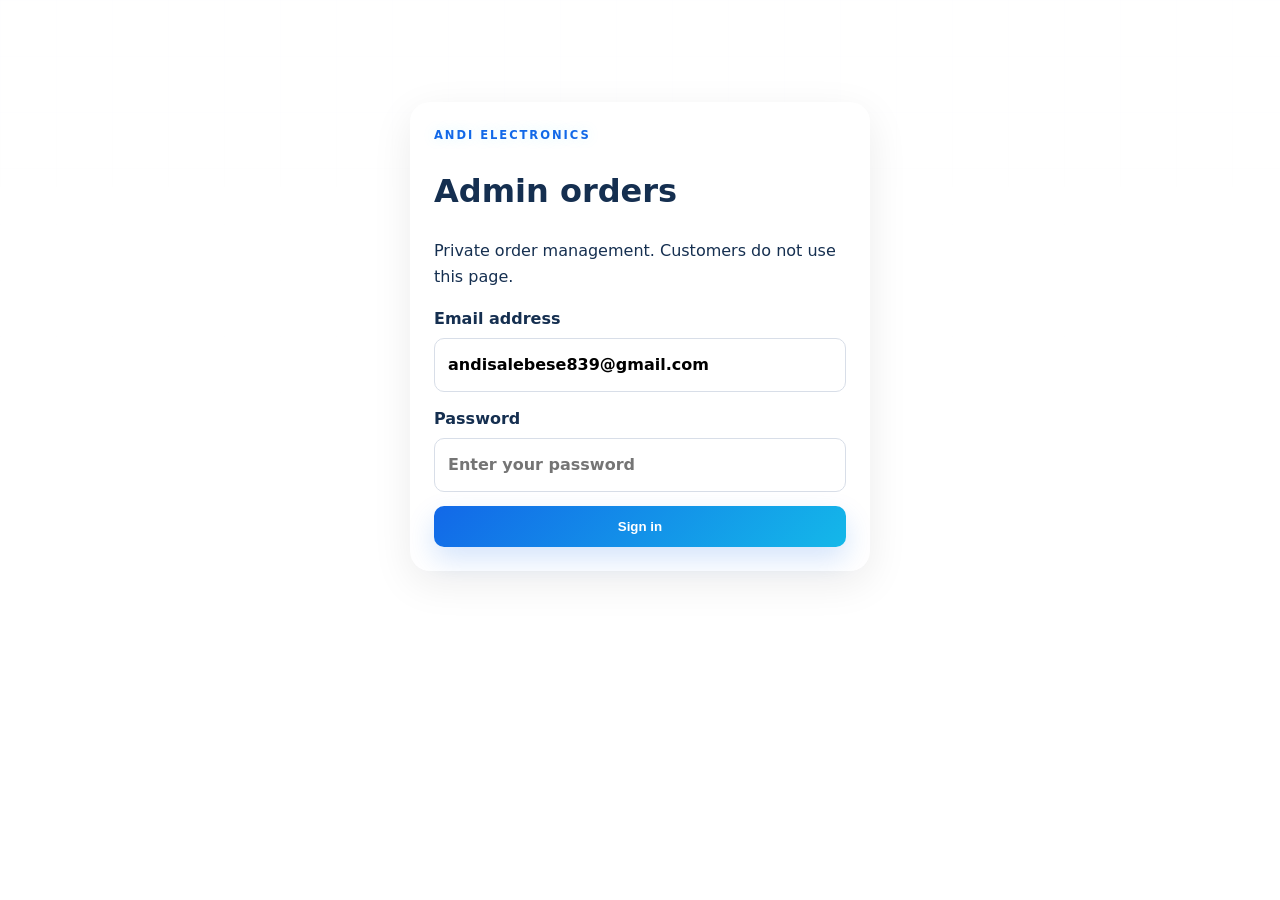
<file: admin.html>
<!doctype html>
<html lang="en">
<head>
<meta charset="UTF-8">
<meta name="viewport" content="width=device-width,initial-scale=1">
<meta name="robots" content="noindex,nofollow">
<title>Andi Electronics | Admin Orders</title>
<link rel="stylesheet" href="style.css?v=9">
<style>
body{background:#f4f7fb}.admin-wrap{max-width:1180px;margin:auto;padding:32px 20px 60px}
.admin-card{background:#fff;border-radius:20px;padding:24px;box-shadow:0 12px 40px rgba(0,0,0,.08)}
.admin-login{max-width:460px;margin:70px auto}.admin-form{display:grid;gap:14px}.admin-form label{display:grid;gap:7px;font-weight:700}
.admin-form input,.admin-form select{width:100%;box-sizing:border-box;padding:13px;border:1px solid #d8dee8;border-radius:10px;font:inherit}
.admin-message{margin-top:14px;padding:12px;border-radius:10px;display:none}.admin-message.show{display:block}.admin-message.error{background:#fee2e2;color:#991b1b}.admin-message.success{background:#dcfce7;color:#166534}.admin-message.info{background:#e0f2fe;color:#075985}
.admin-top{display:flex;justify-content:space-between;gap:20px;align-items:center;margin-bottom:24px}.admin-actions{display:flex;gap:10px}
.order-list{display:grid;gap:14px}.order-card{border:1px solid #e2e8f0;border-radius:16px;padding:18px}
.order-head{display:flex;justify-content:space-between;gap:15px}.order-number{font-weight:800}.order-meta{color:#64748b;font-size:.9rem;margin-top:4px}
.order-grid{display:grid;grid-template-columns:repeat(3,1fr);gap:12px;margin:16px 0}.order-grid div{background:#f8fafc;padding:11px;border-radius:10px}.order-grid small{display:block;color:#64748b;margin-bottom:4px}
.status-row{display:flex;gap:10px;align-items:center;flex-wrap:wrap}.status-row select{min-width:220px}.empty{text-align:center;color:#64748b;padding:30px}
@media(max-width:720px){.admin-top{align-items:flex-start;flex-direction:column}.order-grid{grid-template-columns:1fr}}
</style>
</head>
<body>
<div id="loginView" class="admin-wrap">
 <div class="admin-card admin-login">
  <p class="eyebrow">ANDI ELECTRONICS</p><h1>Admin orders</h1>
  <p>Private order management. Customers do not use this page.</p>
  <div class="admin-form">
   <label>Email address<input id="adminEmail" type="email" value="andisalebese839@gmail.com" autocomplete="username"></label>
   <label>Password<input id="adminPassword" type="password" autocomplete="current-password" placeholder="Enter your password"></label>
   <button class="btn primary" id="loginBtn" type="button">Sign in</button>
  </div>
  <div id="loginMessage" class="admin-message"></div>
 </div>
</div>

<div id="dashboardView" class="admin-wrap" hidden>
 <div class="admin-top">
  <div><p class="eyebrow">ANDI ELECTRONICS</p><h1>Order dashboard</h1><p>Manage customer orders here.</p></div>
  <div class="admin-actions"><button class="btn ghost" id="refreshBtn" type="button">Refresh</button><button class="btn primary" id="logoutBtn" type="button">Log out</button></div>
 </div>
 <div class="admin-card">
  <p class="eyebrow">CUSTOMER ORDERS</p><h2>Orders <span id="orderCount"></span></h2>
  <div id="adminMessage" class="admin-message"></div>
  <div id="ordersList" class="order-list"><div class="empty">Loading...</div></div>
 </div>
</div>

<script>
(function(){
"use strict";
var URL="https://qheysduwchwjfxquglxu.supabase.co";
var KEY="sb_publishable_folUp2DzQKjcMdhrobmhEQ_PWAE9wkn";
var statuses=["Order received","Order accepted","Preparing order","Shipped","Out for delivery","Delivered","Order delivered"];
var token=sessionStorage.getItem("andiAdminAccessToken")||"";
function $(id){return document.getElementById(id)}
function show(el,text,type){el.textContent=text;el.className="admin-message show "+type}
function headers(){return {"apikey":KEY,"Authorization":"Bearer "+token,"Content-Type":"application/json","Accept":"application/json"}}
function esc(v){return String(v==null?"":v).replace(/[&<>"']/g,function(c){return {"&":"&amp;","<":"&lt;",">":"&gt;","\"":"&quot;","'":"&#039;"}[c]})}
function money(v){return "R"+Number(v||0).toFixed(2)}
function loginView(){ $("loginView").hidden=false; $("dashboardView").hidden=true }
function dashboardView(){ $("loginView").hidden=true; $("dashboardView").hidden=false; loadOrders() }

async function login(){
 var btn=$("loginBtn"),msg=$("loginMessage"),email=$("adminEmail").value.trim(),password=$("adminPassword").value;
 if(!email||!password){show(msg,"Please enter your email and password.","error");return}
 btn.disabled=true;btn.textContent="Signing in...";
 show(msg,"Connecting to your secure admin account...","info");
 try{
  var response=await fetch(URL+"/auth/v1/token?grant_type=password",{method:"POST",headers:{"apikey":KEY,"Content-Type":"application/json","Accept":"application/json"},body:JSON.stringify({email:email,password:password})});
  var data=await response.json().catch(function(){return {}}); 
  if(!response.ok) throw new Error(data.error_description||data.msg||data.message||("Supabase sign-in failed ("+response.status+")"));
  if(!data.access_token) throw new Error("Supabase did not return a login session.");
  token=data.access_token;sessionStorage.setItem("andiAdminAccessToken",token);
  show(msg,"Signed in. Loading orders...","success");
  dashboardView();
 }catch(err){show(msg,err.message||"Sign-in failed.","error")}
 finally{btn.disabled=false;btn.textContent="Sign in"}
}

async function loadOrders(){
 var list=$("ordersList");list.innerHTML='<div class="empty">Loading orders...</div>';
 try{
  var response=await fetch(URL+"/rest/v1/orders?select=*&order=created_at.desc",{headers:headers()});
  var data=await response.json().catch(function(){return []});
  if(!response.ok) throw new Error(data.message||data.hint||data.details||("Could not load orders ("+response.status+")"));
  $("orderCount").textContent="("+data.length+")";
  if(!data.length){list.innerHTML='<div class="empty">No orders yet.</div>';return}
  list.innerHTML=data.map(card).join("");
 }catch(err){
  list.innerHTML='<div class="empty">'+esc(err.message)+'</div>';
  show($("adminMessage"),err.message,"error");
  if(/401|403|JWT|token|permission/i.test(err.message)){token="";sessionStorage.removeItem("andiAdminAccessToken");loginView()}
 }
}

function card(o){
 var items=[];
 try{items=Array.isArray(o.products)?o.products:JSON.parse(o.products||"[]")}catch(e){}
 var itemText=items.map(function(x){return "<li>"+esc(x.name)+" × "+esc(x.qty)+"</li>"}).join("");
 var current=o.status;
 var opts=statuses.map(function(s){return '<option value="'+esc(s)+'"'+(s===current?" selected":"")+'>'+esc(s)+"</option>"}).join("");
 return '<article class="order-card">'+
 '<div class="order-head"><div><div class="order-number">'+esc(o.order_number)+'</div><div class="order-meta">'+esc(new Date(o.created_at).toLocaleString())+'</div></div><strong>'+money(o.order_total)+'</strong></div>'+
 '<div class="order-grid"><div><small>Customer</small>'+esc(o.customer_name)+'</div><div><small>Email</small>'+esc(o.customer_email)+'</div><div><small>Phone</small>'+esc(o.customer_phone)+'</div><div><small>Fulfilment</small>'+esc(o.fulfilment)+'</div><div><small>Area</small>'+esc(o.delivery_area||"Collection")+'</div><div><small>Address</small>'+esc(o.delivery_address||"—")+'</div></div>'+
 '<strong>Products</strong><ul>'+(itemText||"<li>No product details</li>")+'</ul>'+
 '<div class="status-row"><select>'+opts+'</select><button class="btn primary save-status" type="button" data-id="'+esc(o.id)+'" data-number="'+esc(o.order_number)+'">Save status</button></div>'+
 '</article>';
}

async function saveStatus(btn){
 var select=btn.previousElementSibling,id=btn.getAttribute("data-id"),number=btn.getAttribute("data-number"),newStatus=select.value;
 btn.disabled=true;btn.textContent="Saving...";
 try{
  var response=await fetch(URL+"/rest/v1/orders?id=eq."+encodeURIComponent(id),{method:"PATCH",headers:Object.assign({},headers(),{"Prefer":"return=representation"}),body:JSON.stringify({status:newStatus})});
  var data=await response.json().catch(function(){return []});
  if(!response.ok)throw new Error(data.message||data.hint||data.details||("Could not update order ("+response.status+")"));
  if(!Array.isArray(data)||!data.length)throw new Error("No order was updated.");
  show($("adminMessage"),number+" updated to "+newStatus+".","success");loadOrders();
 }catch(err){show($("adminMessage"),"Could not update "+number+": "+err.message,"error")}
 finally{btn.disabled=false;btn.textContent="Save status"}
}

document.addEventListener("DOMContentLoaded",function(){
 $("loginBtn").addEventListener("click",login);
 $("adminPassword").addEventListener("keydown",function(e){if(e.key==="Enter")login()});
 $("refreshBtn").addEventListener("click",loadOrders);
 $("logoutBtn").addEventListener("click",function(){token="";sessionStorage.removeItem("andiAdminAccessToken");loginView()});
 $("ordersList").addEventListener("click",function(e){var btn=e.target.closest(".save-status");if(btn)saveStatus(btn)});
 if(token)dashboardView();else loginView();
});
})();
</script>
</body>
</html>
</file>
<file: style.css>
*{box-sizing:border-box}html{scroll-behavior:smooth}body{margin:0;font-family:Inter,system-ui,-apple-system,BlinkMacSystemFont,"Segoe UI",sans-serif;color:var(--text);background:radial-gradient(circle at 10% 0%,rgba(77,124,255,.12),transparent 28%),radial-gradient(circle at 90% 12%,rgba(139,92,246,.1),transparent 24%),var(--bg);line-height:1.6;overflow-x:hidden}body:before{content:"";position:fixed;inset:0;pointer-events:none;opacity:.18;background-image:linear-gradient(rgba(37,217,255,.06) 1px,transparent 1px),linear-gradient(90deg,rgba(37,217,255,.06) 1px,transparent 1px);background-size:42px 42px;mask-image:linear-gradient(to bottom,black,transparent 75%);z-index:-1}.container{width:min(1120px,92%);margin:auto}.site-header{position:sticky;top:0;z-index:20;background:rgba(5,8,22,.78);backdrop-filter:blur(20px);border-bottom:1px solid var(--line)}.nav{display:flex;gap:8px;align-items:center}nav a{color:#b8c5da;text-decoration:none;font-weight:700;padding:9px 12px;border-radius:10px;transition:.2s}nav a:hover{color:#fff;background:rgba(37,217,255,.07)}.brand{font-weight:950;letter-spacing:-.045em;text-decoration:none;color:#fff;font-size:1.2rem;text-shadow:0 0 18px rgba(37,217,255,.22)}.brand span{color:var(--cyan);margin-left:4px}nav{display:flex;gap:22px;align-items:center}nav a{color:#475467;text-decoration:none;font-weight:600}.menu-btn{display:none;background:none;border:0;font-size:1.5rem}.cart-btn{border:1px solid var(--line);background:rgba(16,28,53,.75);color:#fff;padding:9px 14px;border-radius:999px;font-weight:800;cursor:pointer;transition:.2s}.cart-btn span{background:linear-gradient(135deg,var(--cyan),var(--blue));color:#04101b;padding:2px 7px;border-radius:99px;margin-left:5px}.hero{position:relative;overflow:hidden;padding:125px 0 110px;background:radial-gradient(circle at 78% 30%,rgba(37,217,255,.15),transparent 25%),radial-gradient(circle at 60% 90%,rgba(77,124,255,.12),transparent 30%),linear-gradient(135deg,#050816,#091126 55%,#060a18)}.hero-grid{display:grid;grid-template-columns:1.15fr .85fr;gap:70px;align-items:center;position:relative;z-index:1}.eyebrow{font-size:.78rem;font-weight:900;letter-spacing:.14em;color:#2563eb;margin:0 0 10px}.hero h1{font-size:clamp(3.1rem,7vw,6.6rem);line-height:.92;letter-spacing:-.075em;margin:0 0 26px;max-width:900px}.hero h1 span{color:transparent;background:linear-gradient(90deg,var(--cyan),#79a7ff 55%,#b18cff);background-clip:text;-webkit-background-clip:text}.hero-text{font-size:1.12rem;color:var(--muted);max-width:680px}.hero-actions{display:flex;gap:12px;margin:30px 0}.btn{display:inline-block;border:0;border-radius:12px;padding:13px 20px;font-weight:800;text-decoration:none;cursor:pointer}.primary{background:linear-gradient(135deg,var(--cyan),var(--blue));color:#04101b;box-shadow:0 10px 32px rgba(37,217,255,.2)}.ghost{background:rgba(255,255,255,.035);color:#eef5ff;border:1px solid var(--line)}.trust{display:flex;gap:20px;flex-wrap:wrap;color:#667085;font-size:.9rem}.hero-card{position:relative;background:linear-gradient(145deg,rgba(16,28,53,.88),rgba(7,14,30,.92));color:#fff;border:1px solid var(--line);border-radius:28px;padding:30px;min-height:370px;display:flex;flex-direction:column;justify-content:end;box-shadow:var(--shadow),var(--glow);overflow:hidden}.hero-card p{color:var(--muted);margin-bottom:0}.circuit{height:210px;position:relative;border:1px solid rgba(37,217,255,.22);border-radius:20px;margin-bottom:25px;background:linear-gradient(rgba(37,217,255,.035) 1px,transparent 1px),linear-gradient(90deg,rgba(37,217,255,.035) 1px,transparent 1px);background-size:25px 25px;box-shadow:inset 0 0 35px rgba(37,217,255,.05)}.circuit:before,.circuit:after{content:"";position:absolute;background:#60a5fa}.circuit:before{width:55%;height:3px;left:20%;top:50%}.circuit:after{height:55%;width:3px;left:50%;top:20%}.circuit i,.circuit b,.circuit em{position:absolute;width:18px;height:18px;border:3px solid #60a5fa;border-radius:50%;background:#0b1220}.circuit i{left:18%;top:45%}.circuit b{right:18%;top:45%}.circuit em{left:45%;top:15%}.circuit span{position:absolute;right:15%;bottom:18%;font-size:2rem;color:#60a5fa}.section{padding:100px 0;position:relative}.muted{background:linear-gradient(180deg,rgba(8,17,38,.72),rgba(5,8,22,.82));border-top:1px solid rgba(120,170,255,.08);border-bottom:1px solid rgba(120,170,255,.08)}.section-head{display:flex;justify-content:space-between;align-items:end;gap:20px}.section h2{font-size:clamp(2rem,4vw,3.2rem);line-height:1.1;letter-spacing:-.04em;margin:0 0 28px}.search{width:min(350px,100%);padding:13px 16px;border:1px solid var(--line);border-radius:12px;background:rgba(255,255,255,.035);color:#fff;font:inherit;outline:none}.chips{display:flex;gap:8px;flex-wrap:wrap;margin:0 0 25px}.chip{border:1px solid var(--line);background:rgba(255,255,255,.025);color:#aebbd0;padding:8px 14px;border-radius:99px;cursor:pointer;transition:.2s}.chip.active{background:linear-gradient(135deg,var(--cyan),var(--blue));color:#04101b;border-color:transparent}.product-grid{display:grid;grid-template-columns:repeat(3,1fr);gap:20px}.product{border:1px solid var(--line);border-radius:22px;padding:20px;background:linear-gradient(145deg,rgba(13,24,47,.82),rgba(8,15,31,.9));box-shadow:0 12px 40px rgba(0,0,0,.2);transition:.25s;overflow:hidden}.product .pic{height:210px;border-radius:16px;background:radial-gradient(circle at 50% 40%,rgba(37,217,255,.12),transparent 50%),#071125;display:grid;place-items:center;font-size:3rem;margin-bottom:18px;overflow:hidden;border:1px solid rgba(120,170,255,.1)}.product .pic img{width:100%;height:100%;object-fit:cover;display:block}.product h3{margin:0}.product p{color:#91a0b8;min-height:50px}.price{font-weight:950;font-size:1.2rem;color:#fff}.product-meta{display:flex;justify-content:space-between;align-items:center;gap:10px;margin:8px 0 14px}.install{font-size:.82rem;color:#667085;text-align:right}.quote-link{font-size:.8rem;color:#2563eb;font-weight:800;text-decoration:none}.quote-link:hover{text-decoration:underline}.product-row{display:flex;justify-content:space-between;align-items:center;gap:10px}.small-btn{border:1px solid rgba(37,217,255,.22);background:rgba(37,217,255,.08);color:#dffaff;padding:9px 12px;border-radius:9px;cursor:pointer;font-weight:800;text-decoration:none;display:inline-block;transition:.2s}.service-grid{display:grid;grid-template-columns:repeat(3,1fr);gap:20px}.service-grid article{padding:30px;background:linear-gradient(145deg,rgba(13,24,47,.72),rgba(8,15,31,.85));border:1px solid var(--line);border-radius:20px;transition:.22s}.icon{font-size:2rem;color:var(--cyan);text-shadow:0 0 18px rgba(37,217,255,.45)}.about-grid,.contact-grid{display:grid;grid-template-columns:1fr 1fr;gap:60px;align-items:center}.about-grid p:not(.eyebrow){color:#91a0b8;font-size:1.08rem}.stats{display:grid;grid-template-columns:1fr 1fr;gap:15px}.stats div{padding:25px;background:rgba(13,24,47,.65);border:1px solid var(--line);border-radius:18px}.stats strong{display:block;font-size:2rem;color:var(--cyan)}.stats span{color:#667085}.contact-details{display:grid;gap:12px;margin-top:28px}.contact-details a{display:flex;flex-direction:column;gap:2px;padding:16px 18px;background:rgba(13,24,47,.65);border:1px solid var(--line);border-radius:14px;text-decoration:none;color:#fff;transition:.2s}.contact-details a:hover{border-color:#2563eb;transform:translateY(-1px)}.contact-details strong{color:var(--cyan)}.contact-details span{font-size:1rem;word-break:break-word}.contact-form{display:grid;gap:12px}.contact-form input,.contact-form textarea{font:inherit;padding:13px 15px;border:1px solid #d0d5dd;border-radius:10px}.contact-form textarea{resize:vertical}footer{background:#03050d;color:#74839b;padding:45px 0;border-top:1px solid var(--line)}.footer{display:flex;justify-content:space-between;gap:30px}.footer .brand{color:white}.footer a{color:inherit}.cart-drawer{position:fixed;right:0;top:0;height:100vh;width:min(430px,92vw);background:#081126;z-index:40;padding:25px;transform:translateX(105%);transition:.25s;box-shadow:-15px 0 60px rgba(0,0,0,.45);display:flex;flex-direction:column;border-left:1px solid var(--line)}.cart-drawer.open{transform:translateX(0)}.cart-head{display:flex;justify-content:space-between;align-items:center}.cart-head h2{margin:0}.cart-head button{font-size:2rem;background:none;border:0;cursor:pointer}.cart-item{display:grid;grid-template-columns:1fr auto;gap:8px 12px;padding:15px 0;border-bottom:1px solid #eaecf0}.cart-item-info{display:flex;flex-direction:column;gap:2px}.cart-item-info small{color:#667085}.qty-controls{display:flex;align-items:center;gap:8px;grid-column:2;grid-row:1}.qty-controls button{width:30px;height:30px;border:1px solid #d0d5dd;background:#fff;border-radius:8px;font-size:1.1rem;cursor:pointer}.qty-controls span{min-width:20px;text-align:center;font-weight:800}.remove-btn{border:0;background:none;color:#d92d20;font-weight:700;cursor:pointer;padding:0;justify-self:start}.cart-bottom{margin-top:auto;border-top:1px solid #eaecf0;padding-top:18px}.cart-bottom>div{display:flex;justify-content:space-between;margin-bottom:15px}.empty{color:#667085;padding:30px 0}.overlay{position:fixed;inset:0;background:rgba(0,0,0,.4);z-index:30;display:none}.overlay.show{display:block}.checkout-modal{position:fixed;inset:0;z-index:50;display:none;place-items:center;padding:20px;background:rgba(0,0,0,.72);overflow:auto;backdrop-filter:blur(8px)}.checkout-modal.open{display:grid}.checkout-card{width:min(620px,100%);max-height:92vh;overflow:auto;background:#081126;border:1px solid var(--line);border-radius:24px;padding:28px;box-shadow:var(--shadow),var(--glow)}.checkout-card h2{margin:0}.checkout-summary{background:#f8fafc;border:1px solid #eaecf0;border-radius:14px;padding:14px;margin:18px 0}.checkout-summary>div{display:flex;justify-content:space-between;gap:15px;padding:6px 0}.checkout-summary .summary-line{border-top:1px solid #e4e7ec;margin-top:5px;padding-top:10px}.checkout-form{display:grid;gap:13px}.checkout-form label{display:grid;gap:6px;font-weight:700;font-size:.92rem}.checkout-form input,.checkout-form select,.checkout-form textarea{font:inherit;padding:12px 14px;border:1px solid var(--line);border-radius:10px;background:#0d1830;color:#fff;font-weight:400}.checkout-form textarea{resize:vertical}.checkout-total{display:flex;justify-content:space-between;align-items:center;padding:14px 0;border-top:1px solid #eaecf0;border-bottom:1px solid #eaecf0;font-size:1.05rem}.checkout-total strong{font-size:1.25rem}.checkout-note{font-size:.84rem;color:#667085;margin:0}.checkout-status{min-height:22px;font-size:.9rem;font-weight:700}.checkout-status.success{color:#027a48}.checkout-status.error{color:#b42318}.checkout-status.loading{color:#475467}.order-success{display:grid!important;gap:5px!important;justify-content:initial!important;padding:8px 0!important}.order-success strong{color:#027a48}.order-success span{color:#475467}.order-confirmation{margin-top:15px;padding:20px;border:1px solid #b2ddff;background:#eff8ff;border-radius:16px;text-align:center}.order-confirmation>span{display:block;color:#475467;font-size:.9rem}.order-confirmation>strong{display:block;font-size:1.8rem;letter-spacing:.05em;margin:5px 0 2px}.order-confirmation p{margin:4px 0 14px;color:#475467;font-size:.9rem}.confirmation-actions{display:flex;justify-content:center;gap:8px;flex-wrap:wrap}.whatsapp-order{background:#25D366}.whatsapp-float{position:fixed;right:22px;bottom:22px;z-index:25;width:58px;height:58px;border-radius:50%;display:grid;place-items:center;background:#25D366;color:#fff;text-decoration:none;font-size:1.65rem;box-shadow:0 10px 30px rgba(0,0,0,.18);transition:.2s}.whatsapp-float:hover{transform:translateY(-2px);box-shadow:0 14px 34px rgba(0,0,0,.22)}@media(max-width:800px){.menu-btn{display:block}nav{display:none;position:absolute;left:0;right:0;top:72px;background:white;padding:20px;flex-direction:column;align-items:stretch;border-bottom:1px solid #eee}nav.show{display:flex}.hero-grid,.about-grid,.contact-grid{grid-template-columns:1fr}.product-grid,.service-grid{grid-template-columns:1fr}.hero{padding:65px 0}.section{padding:65px 0}.section-head{align-items:stretch;flex-direction:column}.search{width:100%}.footer{flex-direction:column}.checkout-card{padding:20px;border-radius:18px}.whatsapp-float{right:16px;bottom:16px;width:54px;height:54px}}.delivery-area-note{font-size:.82rem;color:#667085;margin:0}.track-btn{border:1px solid #d0d5dd;background:white;color:#101828;padding:9px 14px;border-radius:999px;font-weight:700;cursor:pointer}.track-modal{position:fixed;inset:0;z-index:55;display:none;place-items:center;padding:20px;background:rgba(0,0,0,.45);overflow:auto}.track-modal.open{display:grid}.track-card{width:min(620px,100%);background:#081126;border:1px solid var(--line);border-radius:24px;padding:28px;box-shadow:var(--shadow),var(--glow)}.track-card h2{margin:0}.track-intro{color:#667085}.track-form{display:grid;grid-template-columns:1fr auto;gap:10px}.track-form input{font:inherit;padding:13px 15px;border:1px solid #d0d5dd;border-radius:10px}.track-result{margin-top:20px;padding:20px;border:1px solid var(--line);border-radius:16px;background:rgba(255,255,255,.025)}.track-number{font-weight:900;letter-spacing:.06em;font-size:1.1rem;margin-bottom:12px;color:var(--cyan)}.track-status{display:grid;gap:4px;margin-bottom:20px}.track-status span{color:#667085;font-size:.9rem}.track-timeline{display:grid;gap:10px}.track-step{display:flex;align-items:center;gap:12px;color:#98a2b3}.track-step span{width:30px;height:30px;border-radius:50%;display:grid;place-items:center;border:1px solid #d0d5dd;font-weight:800}.track-step.done,.track-step.current{color:#101828}.track-step.done span,.track-step.current span{background:linear-gradient(135deg,var(--cyan),var(--blue));color:#04101b;border-color:transparent;box-shadow:0 0 16px rgba(37,217,255,.25)}.track-step.current strong{font-weight:900}@media(max-width:800px){.track-form{grid-template-columns:1fr}.track-btn{width:100%}}\n:root{--bg:#050816;--bg2:#081126;--text:#f5f9ff;--muted:#9eabc2;--line:rgba(120,170,255,.18);--cyan:#25d9ff;--blue:#4d7cff;--violet:#8b5cf6;--green:#39e58c;--shadow:0 24px 80px rgba(0,0,0,.42);--glow:0 0 32px rgba(37,217,255,.18)}
body{background:radial-gradient(circle at 10% 0%,rgba(77,124,255,.16),transparent 30%),radial-gradient(circle at 90% 10%,rgba(139,92,246,.12),transparent 25%),var(--bg)!important;color:var(--text)!important}body:before{content:"";position:fixed;inset:0;pointer-events:none;opacity:.2;background-image:linear-gradient(rgba(37,217,255,.055) 1px,transparent 1px),linear-gradient(90deg,rgba(37,217,255,.055) 1px,transparent 1px);background-size:42px 42px;z-index:-1}
.site-header{background:rgba(5,8,22,.72)!important;border-bottom:1px solid var(--line)!important;backdrop-filter:blur(20px)}.nav{min-height:78px!important}.brand{color:#fff!important;text-shadow:0 0 20px rgba(37,217,255,.25)}nav a{color:#b9c6da!important}nav a:hover{color:#fff!important;background:rgba(37,217,255,.08)!important}.track-btn,.cart-btn{background:rgba(13,25,49,.85)!important;color:#fff!important;border-color:var(--line)!important}.track-btn:hover,.cart-btn:hover{box-shadow:var(--glow);border-color:rgba(37,217,255,.5)!important}
.hero{min-height:620px;padding:120px 0 110px!important;background:radial-gradient(circle at 75% 30%,rgba(37,217,255,.17),transparent 25%),linear-gradient(135deg,#050816,#091126 55%,#060a18)!important}.hero:after{content:"";position:absolute;width:520px;height:520px;right:-180px;top:-170px;border:1px solid rgba(37,217,255,.14);border-radius:50%;box-shadow:0 0 0 55px rgba(37,217,255,.025),0 0 0 110px rgba(37,217,255,.015)}.hero h1{font-size:clamp(3.2rem,7vw,6.5rem)!important}.eyebrow{color:var(--cyan)!important;text-shadow:0 0 14px rgba(37,217,255,.18)}.hero-text,.about-grid p:not(.eyebrow){color:var(--muted)!important}.trust{color:#8492ab!important}.hero-card{background:linear-gradient(145deg,rgba(16,28,53,.9),rgba(7,14,30,.95))!important;border-color:var(--line)!important;box-shadow:var(--shadow),var(--glow)!important}.circuit:before,.circuit:after{background:linear-gradient(90deg,var(--cyan),var(--blue))!important;box-shadow:0 0 15px rgba(37,217,255,.65)}.circuit i,.circuit b,.circuit em{border-color:var(--cyan)!important;box-shadow:0 0 16px rgba(37,217,255,.55)}.circuit span{color:var(--cyan)!important;text-shadow:0 0 18px rgba(37,217,255,.7)}
.section{padding:105px 0!important}.muted{background:linear-gradient(180deg,rgba(8,17,38,.8),rgba(5,8,22,.9))!important;border-color:rgba(120,170,255,.08)!important}.section h2{color:#f5f9ff!important}.search{background:rgba(255,255,255,.035)!important;color:#fff!important;border-color:var(--line)!important}.chip{background:rgba(255,255,255,.025)!important;color:#aebbd0!important;border-color:var(--line)!important}.chip.active{background:linear-gradient(135deg,var(--cyan),var(--blue))!important;color:#04101b!important}
.product,.service-grid article,.stats div,.contact-details a{background:linear-gradient(145deg,rgba(13,24,47,.82),rgba(8,15,31,.94))!important;border-color:var(--line)!important;box-shadow:0 12px 40px rgba(0,0,0,.18)}.product:hover,.service-grid article:hover{transform:translateY(-6px);border-color:rgba(37,217,255,.45)!important;box-shadow:0 22px 55px rgba(0,0,0,.32),0 0 28px rgba(37,217,255,.08)}.product h3,.price,.service-grid h3{color:#f5f9ff!important}.product p,.service-grid p,.stats span,.contact-details span{color:#91a0b8!important}.price{color:#fff!important}.install{color:#8290a8!important}.quote-link{color:var(--cyan)!important}.small-btn{background:rgba(37,217,255,.08)!important;color:#dffaff!important;border-color:rgba(37,217,255,.25)!important}.icon{color:var(--cyan)!important}
.contact-form input,.contact-form textarea{background:rgba(255,255,255,.035)!important;color:#fff!important;border-color:var(--line)!important}.contact-form input::placeholder,.contact-form textarea::placeholder{color:#71809a}.btn.primary{background:linear-gradient(135deg,var(--cyan),var(--blue))!important;color:#04101b!important}.btn.ghost{background:rgba(255,255,255,.035)!important;color:#eef5ff!important;border-color:var(--line)!important}.cart-drawer,.checkout-card,.track-card{background:#081126!important;color:#fff!important;border-color:var(--line)!important}.cart-item{border-color:var(--line)!important}.cart-item-info small,.empty,.checkout-note,.track-intro,.track-status span{color:#8290a8!important}.qty-controls button{background:#0d1830!important;color:#fff!important;border-color:var(--line)!important}.checkout-summary{background:rgba(255,255,255,.035)!important;border-color:var(--line)!important}.checkout-form input,.checkout-form select,.checkout-form textarea,.track-form input{background:#0d1830!important;color:#fff!important;border-color:var(--line)!important}.checkout-total{border-color:var(--line)!important}.checkout-total strong{color:var(--cyan)!important}.order-confirmation{background:rgba(37,217,255,.06)!important;border-color:rgba(37,217,255,.3)!important}.track-result{background:rgba(255,255,255,.025)!important;border-color:var(--line)!important}.track-step{color:#65738b!important}.track-step.done,.track-step.current{color:#eef5ff!important}footer{background:#03050d!important;border-top-color:var(--line)!important}.whatsapp-float{box-shadow:0 10px 35px rgba(0,0,0,.35),0 0 25px rgba(37,211,102,.2)!important}
.owner-modal{background:rgba(2,5,15,.84)!important;backdrop-filter:blur(12px)}.owner-card{background:#081126!important;color:#fff!important;border:1px solid var(--line)!important;box-shadow:var(--shadow),var(--glow)!important}.owner-card input,.owner-card select{background:#0d1830!important;color:#fff!important;border-color:var(--line)!important}.owner-note,.owner-order-head small,.owner-grid small{color:#8290a8!important}.owner-order{background:rgba(13,24,47,.65)!important;border-color:var(--line)!important}.owner-grid div{background:rgba(255,255,255,.035)!important}.owner-message.info{background:rgba(37,217,255,.08)!important;color:#75e8ff!important}
@media(max-width:800px){nav.show{background:#071024!important;border-color:var(--line)!important}.hero{padding:80px 0!important}.section{padding:70px 0!important}}

/* Bright futuristic / robotic experience */
:root{--bright-blue:#1677ff;--electric:#22b8ff;--sky:#eaf6ff;--ink:#10213d;--soft:#f6fbff}
body{background:#f7fbff!important;color:var(--ink)!important}
body:before{opacity:.7!important;background-image:linear-gradient(rgba(22,119,255,.055) 1px,transparent 1px),linear-gradient(90deg,rgba(22,119,255,.055) 1px,transparent 1px)!important;background-size:36px 36px!important}
.site-header{background:rgba(255,255,255,.86)!important;border-bottom:1px solid rgba(22,119,255,.12)!important;box-shadow:0 8px 30px rgba(20,70,130,.08)!important}
.brand{color:#10213d!important;text-shadow:none!important}.brand span{color:var(--bright-blue)!important}nav a{color:#334b70!important}.cart-btn,.track-btn,.account-btn{background:#fff!important;color:#17345d!important;border:1px solid rgba(22,119,255,.18)!important;box-shadow:0 5px 18px rgba(22,119,255,.08)}.account-btn{padding:9px 14px;border-radius:999px;font-weight:800;cursor:pointer}.account-btn:hover,.cart-btn:hover,.track-btn:hover{border-color:rgba(22,119,255,.5)!important;transform:translateY(-1px)}
.hero{background:radial-gradient(circle at 82% 25%,rgba(34,184,255,.18),transparent 25%),radial-gradient(circle at 70% 80%,rgba(22,119,255,.11),transparent 30%),linear-gradient(135deg,#fff 0%,#f3f9ff 52%,#eaf5ff 100%)!important;color:var(--ink)!important;overflow:hidden}.hero:before{content:"";position:absolute;width:620px;height:620px;right:-210px;top:-170px;border:1px solid rgba(22,119,255,.15);border-radius:50%;box-shadow:0 0 0 65px rgba(22,119,255,.035),0 0 0 130px rgba(34,184,255,.025);z-index:0}.hero h1{color:#10213d!important}.hero h1 span{background:linear-gradient(90deg,#086cff,#18bfff 65%,#705cff)!important;background-clip:text!important;-webkit-background-clip:text!important}.hero-text{color:#536987!important}.eyebrow{color:#0876ed!important}.trust{color:#536987!important}
.welcome-offer{margin:24px 0 4px;padding:16px 18px;border:1px solid rgba(22,119,255,.18);border-radius:18px;background:linear-gradient(100deg,rgba(255,255,255,.95),rgba(232,247,255,.92));box-shadow:0 14px 35px rgba(22,119,255,.08);display:grid;gap:4px;max-width:600px}.welcome-offer span{font-size:.72rem;font-weight:900;letter-spacing:.12em;color:#0876ed}.welcome-offer strong{font-size:1.05rem;color:#10213d}.welcome-offer small{color:#617696}
.hero-card{background:rgba(255,255,255,.78)!important;color:#10213d!important;border:1px solid rgba(22,119,255,.16)!important;box-shadow:0 28px 70px rgba(22,119,255,.13),0 0 50px rgba(34,184,255,.08)!important;backdrop-filter:blur(16px)}.hero-card p{color:#617696!important}.robot-core{height:230px;position:relative;border-radius:28px;background:radial-gradient(circle at center,rgba(34,184,255,.15),transparent 40%),linear-gradient(135deg,#fff,#edf8ff);border:1px solid rgba(22,119,255,.14);overflow:hidden}.robot-face{position:absolute;left:50%;top:50%;transform:translate(-50%,-50%);width:145px;height:110px;border:3px solid #1677ff;border-radius:32px;background:rgba(255,255,255,.9);box-shadow:0 0 35px rgba(22,119,255,.22),inset 0 0 25px rgba(34,184,255,.08)}.robot-face i{position:absolute;width:17px;height:17px;border-radius:50%;background:#16bfff;top:31px;box-shadow:0 0 15px rgba(34,184,255,.8)}.robot-face i:first-child{left:35px}.robot-face i:nth-child(2){right:35px}.robot-face b{position:absolute;width:58px;height:4px;border-radius:9px;background:linear-gradient(90deg,#1677ff,#22b8ff);left:50%;bottom:28px;transform:translateX(-50%)}.orbit{position:absolute;left:50%;top:50%;border:1px dashed rgba(22,119,255,.4);border-radius:50%;transform:translate(-50%,-50%)}.orbit-a{width:210px;height:150px;transform:translate(-50%,-50%) rotate(22deg)}.orbit-b{width:270px;height:190px;transform:translate(-50%,-50%) rotate(-28deg)}.node{position:absolute;width:9px;height:9px;border-radius:50%;background:#1677ff;box-shadow:0 0 14px rgba(22,119,255,.7)}.node-a{left:14%;top:22%}.node-b{right:15%;top:58%}.node-c{left:72%;bottom:14%}
.circuit{border-color:rgba(22,119,255,.12)!important;background:linear-gradient(rgba(22,119,255,.04) 1px,transparent 1px),linear-gradient(90deg,rgba(22,119,255,.04) 1px,transparent 1px)!important;background-size:25px 25px!important}.circuit:before,.circuit:after{background:linear-gradient(90deg,#1677ff,#22b8ff)!important}.circuit i,.circuit b,.circuit em{background:#fff!important;border-color:#1677ff!important}.circuit span{color:#1677ff!important}
.section{background:#fff!important}.muted{background:linear-gradient(180deg,#f5fbff,#edf7ff)!important;border-color:rgba(22,119,255,.09)!important}.section h2{color:#10213d!important}.product,.service-grid article,.stats div,.contact-details a{background:rgba(255,255,255,.92)!important;border-color:rgba(22,119,255,.12)!important;box-shadow:0 15px 40px rgba(20,70,130,.07)!important}.product:hover,.service-grid article:hover{border-color:rgba(22,119,255,.38)!important;box-shadow:0 22px 55px rgba(22,119,255,.13)!important}.product h3,.price,.service-grid h3{color:#10213d!important}.product p,.service-grid p,.stats span,.contact-details span{color:#617696!important}.product .pic{background:linear-gradient(135deg,#edf8ff,#fff)!important;border-color:rgba(22,119,255,.1)!important}.small-btn{background:#edf8ff!important;color:#086cff!important;border-color:rgba(22,119,255,.2)!important}.icon{color:#0876ed!important}.stats strong{color:#0876ed!important}
.search{background:#fff!important;color:#10213d!important;border-color:rgba(22,119,255,.16)!important}.chip{background:#fff!important;color:#385174!important;border-color:rgba(22,119,255,.14)!important}.chip.active{background:linear-gradient(135deg,#1677ff,#22b8ff)!important;color:#fff!important}.contact-form input,.contact-form textarea{background:#fff!important;color:#10213d!important;border-color:rgba(22,119,255,.15)!important}.btn.primary{background:linear-gradient(135deg,#1677ff,#20bfff)!important;color:#fff!important;box-shadow:0 12px 30px rgba(22,119,255,.22)!important}.btn.ghost{background:#fff!important;color:#086cff!important;border-color:rgba(22,119,255,.2)!important}.cart-drawer,.checkout-card,.track-card{background:#fff!important;color:#10213d!important;border-color:rgba(22,119,255,.15)!important;box-shadow:0 30px 90px rgba(20,70,130,.2)!important}.checkout-summary{background:#f5fbff!important;border-color:rgba(22,119,255,.1)!important}.checkout-form input,.checkout-form select,.checkout-form textarea,.track-form input{background:#fff!important;color:#10213d!important;border-color:rgba(22,119,255,.15)!important}.checkout-total{border-color:rgba(22,119,255,.12)!important}.checkout-total strong{color:#0876ed!important}.checkout-note,.track-intro,.track-status span,.empty{color:#617696!important}footer{background:#edf7ff!important;color:#617696!important;border-color:rgba(22,119,255,.1)!important}.footer .brand{color:#10213d!important}
.account-modal{position:fixed;inset:0;z-index:70;display:none;place-items:center;padding:20px;background:rgba(11,34,65,.25);backdrop-filter:blur(9px);overflow:auto}.account-modal.open{display:grid}.account-card{width:min(500px,100%);background:#fff;border:1px solid rgba(22,119,255,.16);border-radius:28px;padding:28px;box-shadow:0 30px 100px rgba(22,119,255,.2)}.account-card h2{margin:0;color:#10213d}.account-visual{display:flex;align-items:center;gap:14px;margin:20px 0;padding:16px;border-radius:18px;background:linear-gradient(110deg,#edf8ff,#fff);border:1px solid rgba(22,119,255,.12)}.account-visual strong{display:block;color:#0876ed}.account-visual span{display:block;color:#617696;font-size:.88rem;margin-top:3px}.mini-robot{width:52px;height:52px;border-radius:16px;display:grid;place-items:center;background:linear-gradient(135deg,#1677ff,#22b8ff);color:#fff;font-size:1.7rem;box-shadow:0 0 24px rgba(22,119,255,.3)}.account-form{display:grid;gap:13px}.account-form label{display:grid;gap:6px;font-weight:800;color:#244266}.account-form input{font:inherit;padding:13px 14px;border:1px solid rgba(22,119,255,.16);border-radius:12px;color:#10213d;background:#fff}.account-status{min-height:22px;font-weight:700;color:#0876ed}.account-status.error{color:#c62828}.account-status.success{color:#087a48}.account-checkout-note{padding:12px 14px;border-radius:12px;background:#edf8ff;border:1px solid rgba(22,119,255,.12);color:#416083;font-size:.9rem}.checkout-discount-line{display:flex;justify-content:space-between;gap:15px;padding:10px 0;color:#087a48;font-weight:800}.checkout-discount-line strong{color:#087a48}.checkout-form input[readonly]{background:#f5f9fd!important;color:#385174!important}
@media(max-width:800px){nav.show{background:#fff!important}.account-btn{width:100%}.hero{padding:75px 0!important}.welcome-offer{max-width:none}.hero-card{min-height:420px}}

/* FULL LIGHT TECHNOLOGY LAYOUT — clean, readable, premium */
:root{--blue:#1268e8;--cyan:#12bce9;--navy:#17345c;--ink:#162b49;--muted:#5b708d;--pale:#f4faff;--border:#dcecff;--white:#fff}
html{scroll-behavior:smooth}body{background:#fff!important;color:var(--ink)!important;font-family:Inter,system-ui,-apple-system,BlinkMacSystemFont,"Segoe UI",sans-serif!important;overflow-x:hidden}body:before{content:"";position:fixed;inset:0;pointer-events:none;opacity:.42!important;background-image:linear-gradient(rgba(18,104,232,.035) 1px,transparent 1px),linear-gradient(90deg,rgba(18,104,232,.035) 1px,transparent 1px)!important;background-size:42px 42px!important;z-index:-1}
.site-header{background:rgba(255,255,255,.96)!important;border-bottom:1px solid #e3eefb!important;box-shadow:0 4px 22px rgba(33,88,150,.06)!important}.container{width:min(1180px,92%)!important}.nav{min-height:76px!important}.brand{font-size:1.05rem!important;color:#102d52!important;letter-spacing:.06em}.brand span{color:var(--blue)!important}nav{gap:7px!important}nav a{color:#405a79!important;font-weight:650!important}nav a:hover{color:var(--blue)!important}.cart-btn,.track-btn,.account-btn{border-radius:999px!important;background:#fff!important;border:1px solid #d7e7f8!important;color:#24466e!important;box-shadow:none!important;padding:10px 15px!important}.account-btn{font-weight:750}.cart-btn:hover,.track-btn:hover,.account-btn:hover{border-color:#8bbcff!important;color:var(--blue)!important;background:#f5faff!important}
.hero{position:relative!important;background:radial-gradient(circle at 50% 52%,rgba(34,184,255,.16),transparent 32%),linear-gradient(90deg,#f7fcff 0%,#e8f5ff 18%,#12345f 47%,#0b2b52 53%,#e8f5ff 82%,#f7fcff 100%)!important;color:var(--ink)!important;padding:92px 0 82px!important}.hero:after{content:"";position:absolute;right:-90px;top:40px;width:430px;height:430px;border:1px solid rgba(18,104,232,.10);border-radius:50%;box-shadow:0 0 0 55px rgba(18,104,232,.025),0 0 0 110px rgba(18,188,233,.018);pointer-events:none}.hero-grid{position:relative;z-index:1;grid-template-columns:1.12fr .88fr!important;gap:70px!important;align-items:center!important}.hero h1{font-size:clamp(2.8rem,6vw,5.2rem)!important;line-height:.98!important;letter-spacing:-.055em!important;color:#122b4d!important;max-width:760px}.hero h1 span{color:var(--blue)!important;background:none!important}.hero-text{font-size:1.08rem!important;line-height:1.75!important;color:#526b88!important;max-width:650px}.eyebrow{color:var(--blue)!important;font-weight:850!important;letter-spacing:.13em!important}.hero-actions{margin-top:28px!important}.btn{border-radius:12px!important;font-weight:800!important}.btn.primary{background:linear-gradient(135deg,#1268e8,#14b8e9)!important;box-shadow:0 12px 28px rgba(18,104,232,.18)!important}.btn.ghost{background:#fff!important;border:1px solid #cfe2f7!important;color:#185493!important}.trust{gap:18px!important;color:#536b88!important}.welcome-offer{border:1px solid #d7e9fb!important;background:#fff!important;box-shadow:0 12px 35px rgba(34,94,155,.07)!important;border-radius:14px!important}
.hero-card{position:relative!important;background:#fff!important;border:1px solid #dbeafa!important;border-radius:28px!important;box-shadow:0 25px 65px rgba(35,93,150,.10)!important;padding:26px!important}.robot-core{background:linear-gradient(145deg,#f8fcff,#edf8ff)!important;border:1px solid #d8ebfc!important}.robot-face{box-shadow:0 12px 35px rgba(18,104,232,.13)!important}
.section{background:#fff!important;padding:82px 0!important}.section.muted{background:#f6fbff!important;border-top:1px solid #e7f1fb!important;border-bottom:1px solid #e7f1fb!important}.section-head{align-items:end!important}.section h2{font-size:clamp(2rem,4vw,3rem)!important;letter-spacing:-.035em!important;color:#142f52!important}.search{background:#fff!important;color:#17345c!important;border:1px solid #d5e5f6!important;border-radius:12px!important;box-shadow:0 5px 20px rgba(30,80,130,.04)!important}.search::placeholder{color:#7b8fa8!important}.chips{margin:24px 0 30px!important}.chip{background:#fff!important;color:#49627f!important;border:1px solid #dbe9f7!important;border-radius:999px!important}.chip.active{background:#eaf5ff!important;color:#1268e8!important;border-color:#9bc9ff!important}
.product-grid{gap:22px!important}.product{background:#fff!important;border:1px solid #dceafa!important;border-radius:20px!important;box-shadow:0 10px 35px rgba(28,83,137,.055)!important;overflow:hidden!important}.product:hover{transform:translateY(-5px)!important;border-color:#9dc9f6!important;box-shadow:0 20px 45px rgba(18,104,232,.10)!important}.product .pic{background:linear-gradient(145deg,#f3faff,#fff)!important;border:0!important}.product h3{color:#18375d!important;font-size:1.08rem!important}.product p{color:#647a95!important;line-height:1.6!important}.price{color:#1268e8!important}.small-btn{border-radius:10px!important;background:#edf7ff!important;color:#1268e8!important;border:1px solid #d1e7fb!important}
.service-grid{gap:20px!important}.service-grid article{background:#fff!important;border:1px solid #dceafa!important;border-radius:20px!important;box-shadow:0 12px 32px rgba(28,83,137,.05)!important}.service-grid article:hover{transform:translateY(-4px)!important}.service-grid p{color:#617894!important;line-height:1.7!important}.icon{color:#1268e8!important;background:#eef7ff!important;border-radius:14px!important}
.about-grid{gap:70px!important}.stats{gap:12px!important}.stats div{background:#fff!important;border:1px solid #deebf8!important;border-radius:16px!important}.stats strong{color:#1268e8!important}.stats span{color:#617894!important}
.contact-grid{gap:60px!important}.contact-details a{background:#fff!important;border:1px solid #dceafa!important;border-radius:14px!important;box-shadow:none!important}.contact-details strong{color:#173d68!important}.contact-details span{color:#617894!important}.contact-form{background:#fff!important;border:1px solid #dceafa!important;border-radius:22px!important;box-shadow:0 15px 45px rgba(28,83,137,.06)!important}.contact-form input,.contact-form textarea{background:#fff!important;color:#18375d!important;border:1px solid #d4e5f6!important;border-radius:11px!important}.contact-form input::placeholder,.contact-form textarea::placeholder{color:#8a9bb0!important}
footer{background:#f3f9ff!important;border-top:1px solid #dfeefa!important;color:#617894!important}footer .brand{color:#18375d!important}
.cart-drawer,.checkout-card,.track-card,.account-card,.owner-card{background:#fff!important;color:#18375d!important;border:1px solid #dceafa!important;box-shadow:0 30px 80px rgba(30,76,125,.16)!important}.cart-head h2,.checkout-card h2,.track-card h2,.account-card h2,.owner-card h2{color:#18375d!important}.checkout-summary{background:#f5faff!important;border:1px solid #e2eef9!important}.checkout-form input,.checkout-form select,.checkout-form textarea,.track-form input,.account-form input{background:#fff!important;color:#18375d!important;border:1px solid #d4e5f6!important;border-radius:11px!important}.checkout-form label,.account-form label{color:#345474!important}.checkout-note,.track-intro,.empty{color:#647b96!important}.checkout-total{border-color:#dfebf7!important}.checkout-total strong{color:#1268e8!important}.account-visual{background:#f4faff!important}.account-checkout-note{background:#eef8ff!important;color:#49647f!important;border:1px solid #d7eafa!important}
/* remove the old floating WhatsApp square */.whatsapp-float{display:none!important}
/* make WhatsApp a subtle text action instead */
@media(max-width:900px){.hero-grid{grid-template-columns:1fr!important;gap:40px!important}.hero{padding:65px 0!important}.hero:after{display:none}nav{background:#fff!important;border-top:1px solid #e6f0fa!important;padding:15px!important;box-shadow:0 15px 30px rgba(30,80,130,.08)!important}.nav{min-height:68px!important}.hero h1{font-size:clamp(2.5rem,11vw,4rem)!important}}
@media(max-width:600px){.section{padding:62px 0!important}.hero-actions{display:grid!important}.hero-actions .btn{width:100%!important}.trust{display:grid!important;gap:8px!important}.welcome-offer{padding:14px!important}.hero-card{padding:16px!important}.robot-core{height:205px!important}}

/* CUSTOMER ACCOUNT — friendly human avatar and login */ 
.account-profile-preview,.account-success-hero{display:flex;align-items:center;gap:14px;padding:14px 16px;background:#f5faff;border:1px solid #dceafa;border-radius:16px;margin-bottom:16px}
.account-success-hero{background:linear-gradient(135deg,#effaff,#f5f2ff);border-color:#cfe7fb;padding:18px}
.account-success-hero strong{display:block;color:#1268e8;font-size:1.05rem}
.account-success-hero span,.account-profile-preview span{display:block;color:#617894;margin-top:3px}
.customer-avatar{width:48px;height:48px;min-width:48px;border-radius:50%;display:grid;place-items:center;background:linear-gradient(145deg,#1268e8,#17c4e7);color:#fff;font-weight:900;letter-spacing:.04em;border:3px solid #e9f6ff;box-shadow:0 7px 18px rgba(18,104,232,.18)}
.customer-avatar-large{width:68px;height:68px;min-width:68px;font-size:1.25rem}
.customer-avatar-small{width:30px;height:30px;min-width:30px;font-size:.72rem;border-width:2px;display:inline-grid;margin-right:7px;vertical-align:middle}
#accountBtn{display:inline-flex!important;align-items:center!important;gap:3px!important}
.account-status.error{color:#b42318!important;background:#fff2f0!important;border-color:#ffd3ce!important}
.account-status.success{color:#087443!important;background:#effcf5!important;border-color:#c7efd9!important}
.account-form label{margin-top:12px}

.account-tabs{display:grid;grid-template-columns:1fr 1fr;gap:6px;background:#eef6ff;padding:5px;border-radius:14px;margin-bottom:18px}.account-tab{border:0;background:transparent;color:#55708f;font-weight:800;padding:11px;border-radius:10px;cursor:pointer}.account-tab.active{background:#fff;color:#1268e8;box-shadow:0 4px 12px rgba(18,104,232,.10)}.account-help{color:#617894;font-size:.92rem;line-height:1.5;margin:0 0 12px}.account-form input{width:100%;box-sizing:border-box;min-height:46px;padding:12px 14px;font-size:1rem;display:block}.account-form label{display:block;width:100%;box-sizing:border-box}.account-form button{margin-top:14px}.account-status{margin-top:12px;line-height:1.5}

/* Realistic AI robot hero cover */
.hero-robot-photo{position:relative;overflow:hidden;min-height:520px;padding:0!important;border-radius:28px;background:#050b14;display:flex;align-items:flex-end;box-shadow:0 28px 70px rgba(3,15,30,.28)}
.hero-robot-image{position:absolute;inset:0;width:100%;height:100%;object-fit:cover;object-position:center center;display:block}
.hero-robot-overlay{position:absolute;inset:0;background:linear-gradient(180deg,rgba(2,8,18,.05) 15%,rgba(2,8,18,.22) 48%,rgba(2,8,18,.9) 100%)}
.hero-robot-photo .ai-badge{position:absolute;top:24px;left:24px;margin:0;background:rgba(5,16,31,.72);border-color:rgba(185,221,255,.55);color:#fff;backdrop-filter:blur(10px)}
.hero-robot-caption{position:relative;z-index:2;padding:32px;color:#fff;max-width:520px}
.hero-robot-caption h3{margin:0 0 8px;color:#fff;font-size:1.55rem}
.hero-robot-caption p{margin:0;color:rgba(255,255,255,.84);line-height:1.65}
@media(max-width:720px){.hero-robot-photo{min-height:430px}.hero-robot-caption{padding:24px}.hero-robot-photo .ai-badge{top:18px;left:18px}}


/* PREMIUM TYPOGRAPHY HERO — no photography */
@import url('https://fonts.googleapis.com/css2?family=DM+Serif+Display:ital@0;1&family=Inter:wght@400;500;600;700;800;900&display=swap');
.hero-type{position:relative!important;min-height:520px!important;padding:42px!important;display:flex!important;flex-direction:column!important;justify-content:space-between!important;overflow:hidden!important;border-radius:30px!important;background:
  radial-gradient(circle at 80% 18%,rgba(18,188,233,.20),transparent 28%),
  radial-gradient(circle at 15% 82%,rgba(126,92,255,.14),transparent 30%),
  linear-gradient(145deg,#071b38 0%,#0d3159 52%,#081b36 100%)!important;
  border:1px solid rgba(133,202,255,.25)!important;
  box-shadow:0 28px 75px rgba(18,52,92,.22),inset 0 1px 0 rgba(255,255,255,.08)!important;
  color:#fff!important;
}
.hero-type:before{content:"";position:absolute;inset:18px;border:1px solid rgba(155,218,255,.12);border-radius:22px;pointer-events:none}
.hero-type:after{content:"";position:absolute;width:230px;height:230px;right:-80px;bottom:-100px;border-radius:50%;border:1px solid rgba(37,217,255,.18);box-shadow:0 0 0 34px rgba(37,217,255,.035),0 0 0 68px rgba(37,217,255,.02);pointer-events:none}
.hero-type-top,.hero-type-bottom{position:relative;z-index:2}
.hero-type-top{display:flex;justify-content:space-between;align-items:center;color:rgba(220,241,255,.72);font-size:.72rem;font-weight:800;letter-spacing:.16em}
.hero-type-top span:first-child{font-family:"DM Serif Display",Georgia,serif;font-size:1.55rem;letter-spacing:.02em;color:#fff}
.hero-type-word{position:relative;z-index:2;font-family:"DM Serif Display",Georgia,serif;font-size:clamp(4.2rem,8vw,7rem);line-height:.82;letter-spacing:-.045em;color:#fff;text-shadow:0 8px 35px rgba(0,0,0,.18)}
.hero-type-word.accent{font-style:italic;color:#52d9ff;margin-left:8%;text-shadow:0 0 30px rgba(82,217,255,.18)}
.hero-type-line{position:relative;z-index:2;width:58%;height:1px;background:linear-gradient(90deg,#52d9ff,rgba(82,217,255,0));margin:8px 0 0}
.hero-type-bottom strong{display:block;font-size:1.05rem;color:#fff;letter-spacing:.01em}
.hero-type-bottom p{margin:5px 0 0!important;color:rgba(220,241,255,.68)!important;font-size:.82rem!important;letter-spacing:.12em;text-transform:uppercase}
@media(max-width:900px){.hero-type{min-height:420px!important;padding:30px!important}.hero-type-word{font-size:clamp(3.6rem,15vw,5.8rem)}}


/* FINAL CLASSIC TYPOGRAPHY HERO — text only, no robot imagery */
.hero-type{min-height:500px!important;padding:48px!important;justify-content:space-between!important;background:#ffffff!important;border:1px solid #dfe8f2!important;border-radius:26px!important;box-shadow:0 24px 60px rgba(24,55,93,.10)!important;color:#17345c!important}
.hero-type:before{inset:18px!important;border:1px solid #edf2f7!important;border-radius:18px!important}
.hero-type:after{width:180px!important;height:180px!important;right:-75px!important;bottom:-95px!important;border-color:rgba(18,104,232,.12)!important;box-shadow:0 0 0 30px rgba(18,104,232,.025),0 0 0 60px rgba(18,104,232,.018)!important}
.hero-type-top{color:#71839a!important;font-family:Inter,system-ui,sans-serif!important}
.hero-type-top span:first-child{font-family:Georgia,"Times New Roman",serif!important;font-size:1.65rem!important;color:#17345c!important}
.hero-type-word{font-family:Georgia,"Times New Roman",serif!important;font-size:clamp(4rem,7vw,6.5rem)!important;line-height:.88!important;letter-spacing:-.055em!important;color:#17345c!important;text-shadow:none!important}
.hero-type-word.accent{font-family:Georgia,"Times New Roman",serif!important;font-style:italic!important;color:#1268e8!important;text-shadow:none!important;margin-left:11%!important}
.hero-type-line{background:#1268e8!important;width:42%!important}
.hero-type-bottom strong{font-family:Inter,system-ui,sans-serif!important;color:#17345c!important}
.hero-type-bottom p{font-family:Inter,system-ui,sans-serif!important;color:#71839a!important}
.hero-robot-photo,.hero-robot-image,.robot-core,.robot-face,.orbit,.node{display:none!important}
@media(max-width:900px){.hero-type{min-height:420px!important;padding:32px!important}.hero-type-word{font-size:clamp(3.4rem,14vw,5.4rem)!important}}

/* AE BRAND MONOGRAM */
.brand{display:inline-flex!important;align-items:center!important;gap:10px!important;text-decoration:none!important}.brand-logo{width:42px!important;height:42px!important;display:block!important;flex:0 0 auto!important}.brand-name{display:inline-block!important;color:#17345c!important;letter-spacing:.06em!important;font-weight:800!important}.brand-name span{color:#1268e8!important}.hero-logo-mark{position:relative;z-index:2;width:108px;height:108px;margin:0 auto 6px;display:grid;place-items:center}.hero-logo-mark img{width:100%;height:100%;display:block;filter:drop-shadow(0 12px 22px rgba(18,104,232,.12))}@media(max-width:600px){.brand-logo{width:36px!important;height:36px!important}.brand-name{font-size:.92rem!important}.hero-logo-mark{width:88px;height:88px}}


/* AE TECHNOLOGIES — PREMIUM CORPORATE REDESIGN v17 */
:root{
  --blue:#1268e8;--cyan:#10b9df;--navy:#12345a;--ink:#152f50;
  --muted:#607793;--pale:#f5faff;--border:#dbe8f5;
}
body{background:#fff!important;color:var(--ink)!important}
body:before{opacity:.16!important;background-size:56px 56px!important}
.container{width:min(1240px,91%)!important}
.site-header{height:78px!important;background:rgba(255,255,255,.94)!important;box-shadow:0 5px 28px rgba(18,52,90,.07)!important}
.nav{min-height:78px!important}
.brand-logo{width:44px!important;height:44px!important}
.brand-name{font-size:1rem!important;letter-spacing:.075em!important}
nav{gap:3px!important}
nav a{padding:10px 13px!important;border-radius:9px!important}
nav a:hover{background:#f0f7ff!important}
.cart-btn,.track-btn,.account-btn{font-size:.88rem!important}
.hero{padding:72px 0 76px!important;background:
 radial-gradient(circle at 78% 18%,rgba(16,185,223,.13),transparent 25%),
 linear-gradient(180deg,#f8fcff 0%,#fff 100%)!important}
.hero-grid{grid-template-columns:1.05fr .95fr!important;gap:76px!important}
.hero h1{font-size:clamp(3.1rem,5.7vw,5.5rem)!important;line-height:.96!important;max-width:720px!important;color:#102c4d!important}
.hero h1 span{color:var(--blue)!important}
.hero-text{font-size:1.12rem!important;max-width:610px!important;color:#58718d!important}
.eyebrow{font-size:.72rem!important;letter-spacing:.17em!important}
.welcome-offer{margin-top:24px!important;max-width:520px!important;padding:15px 17px!important;background:#fff!important;border:1px solid #dceafb!important;border-left:4px solid var(--blue)!important;box-shadow:0 10px 30px rgba(18,104,232,.06)!important}
.welcome-offer span{display:block!important;color:var(--blue)!important;font-weight:900!important;font-size:.72rem!important;letter-spacing:.08em!important}
.welcome-offer strong{display:block!important;margin:3px 0!important;color:#17375b!important}
.welcome-offer small{color:#71859c!important}
.hero-actions{margin:27px 0 22px!important}
.btn{border-radius:10px!important}
.hero-type{min-height:500px!important;padding:38px!important;border-radius:28px!important;background:linear-gradient(145deg,#0c2d50,#123e69)!important;border:1px solid #2b5d87!important;box-shadow:0 28px 70px rgba(18,52,90,.20)!important}
.hero-type:before{inset:16px!important;border-color:rgba(255,255,255,.10)!important}
.hero-logo-mark{width:96px!important;height:96px!important;margin:0!important;align-self:flex-start!important}
.hero-logo-mark img{filter:drop-shadow(0 10px 20px rgba(0,0,0,.16))!important}
.hero-type-top{color:#b9d4eb!important}
.hero-type-top span:first-child{color:#fff!important}
.hero-type-word{font-family:Georgia,"Times New Roman",serif!important;font-size:clamp(4rem,7vw,6.4rem)!important;color:#fff!important}
.hero-type-word.accent{color:#56d8fa!important;margin-left:12%!important}
.hero-type-line{width:48%!important;background:#56d8fa!important}
.hero-type-bottom strong{font-size:1.08rem!important}
.hero-type-bottom p{color:#a9c6df!important}

.section{padding:92px 0!important}
.section.muted{background:#f6faff!important}
.section-head{margin-bottom:10px!important}
.section h2{font-size:clamp(2.15rem,4vw,3.25rem)!important;max-width:780px!important}
.search{height:48px!important}
.product-grid{grid-template-columns:repeat(3,1fr)!important;gap:24px!important}
.product{padding:18px!important;border-radius:18px!important;box-shadow:0 10px 34px rgba(18,52,90,.055)!important}
.product .pic{height:190px!important;margin-bottom:16px!important}
.product h3{font-size:1.16rem!important}
.product p{min-height:66px!important}
.product-row{margin-top:8px!important}
.small-btn{padding:10px 14px!important}

.service-grid{grid-template-columns:repeat(3,1fr)!important;gap:22px!important}
.service-grid article{min-height:245px!important;padding:28px!important}
.service-grid article:nth-child(4),.service-grid article:nth-child(5){grid-column:span 1}
.service-grid article:hover{transform:translateY(-5px)!important}

.about-grid,.contact-grid{gap:85px!important}
.stats div{padding:24px!important}
.stats strong{font-size:2.2rem!important}

#faq .faq-wrap{max-width:920px!important}
.faq-item{box-shadow:0 7px 24px rgba(18,104,232,.045)!important}
.faq-question{padding:21px 23px!important}

.contact-form{padding:28px!important}
footer{padding:52px 0!important}

.whatsapp-float{display:grid!important;width:48px!important;height:48px!important;right:22px!important;bottom:22px!important;font-size:1.35rem!important}
.whatsapp-float:after{content:"";position:absolute;inset:-4px;border:1px solid rgba(37,211,102,.18);border-radius:50%}

@media(max-width:980px){
 .hero-grid{grid-template-columns:1fr!important;gap:40px!important}
 .hero-type{min-height:440px!important}
 .product-grid,.service-grid{grid-template-columns:repeat(2,1fr)!important}
}
@media(max-width:700px){
 .site-header,.nav{height:68px!important;min-height:68px!important}
 .brand-logo{width:37px!important;height:37px!important}
 .hero{padding:56px 0 58px!important}
 .hero h1{font-size:clamp(2.7rem,13vw,4rem)!important}
 .hero-type{min-height:400px!important;padding:28px!important}
 .hero-logo-mark{width:78px!important;height:78px!important}
 .hero-type-word{font-size:clamp(3.5rem,16vw,5rem)!important}
 .section{padding:66px 0!important}
 .product-grid,.service-grid{grid-template-columns:1fr!important}
 .product .pic{height:200px!important}
 .about-grid,.contact-grid{gap:38px!important}
}
</file>
